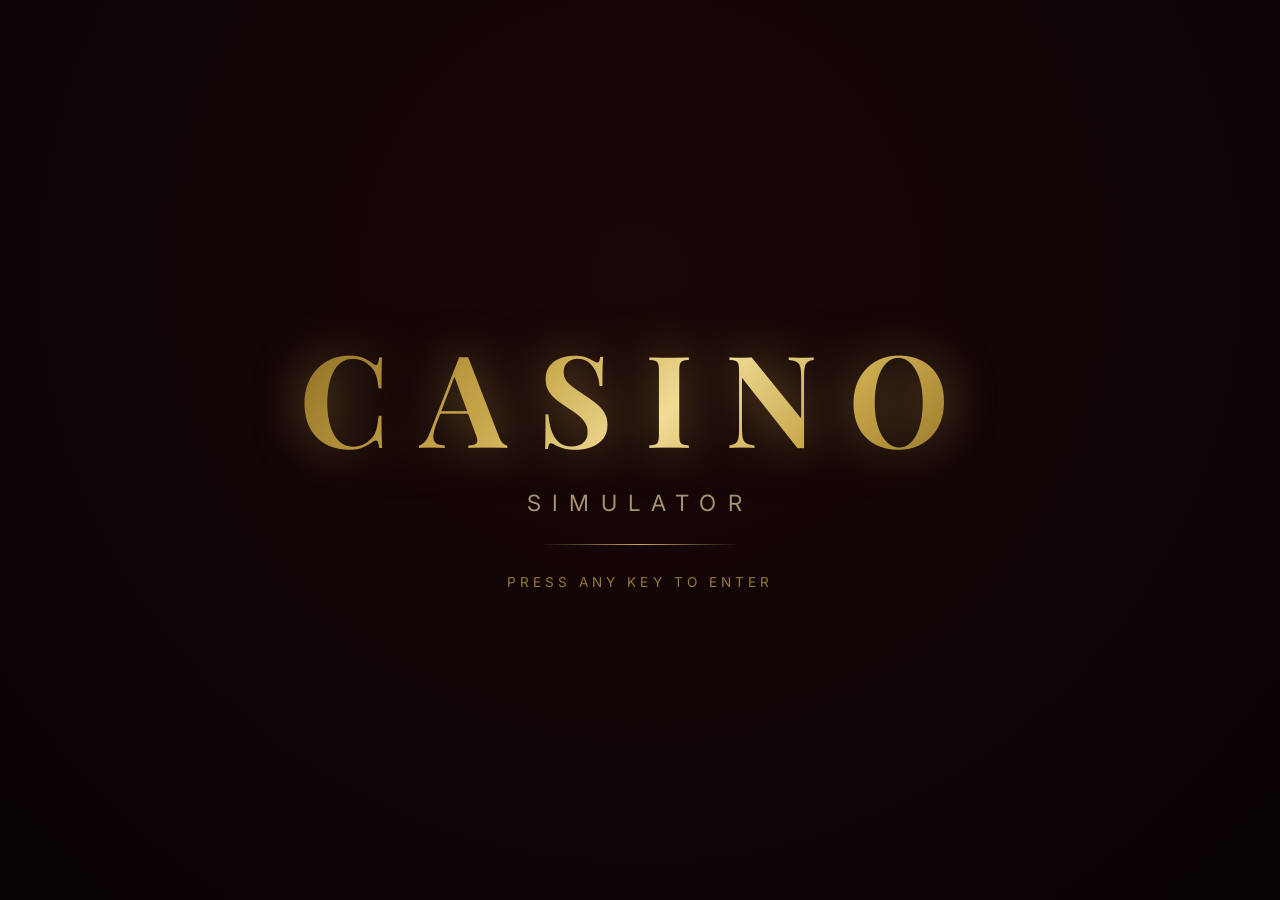
<file: index.html>
<!DOCTYPE html>
<html lang="en">
<head>
    <meta charset="UTF-8">
    <meta name="viewport" content="width=device-width, initial-scale=1.0">
    <title>Casino Simulator</title>
    <link rel="preconnect" href="https://fonts.googleapis.com">
    <link rel="preconnect" href="https://fonts.gstatic.com" crossorigin>
    <link href="https://fonts.googleapis.com/css2?family=Playfair+Display:ital,wght@0,700;1,400&family=Inter:wght@400;600&display=swap" rel="stylesheet">
    <link rel="stylesheet" href="Styling/index.css">
</head>
<body>

    <div id="titleScreen">
        <div class="title-inner">
            <div class="title-casino">Casino</div>
            <div class="title-sim">Simulator</div>
            <div class="title-divider"></div>
            <div class="title-prompt">Press any key to enter</div>
        </div>
    </div>

    <header class="floor-header">
        <div class="header-logo">Casino Simulator</div>
        <div class="header-right">
            <a class="header-stats" href="Stats.html" title="View stats &amp; achievements">
                <span class="header-stats-icon">📊</span>
                <span class="header-stats-net" id="headerNet">+0</span>
            </a>
            <div class="header-points">
                <div class="chip-icon"></div>
                Points:&nbsp;<span id="pointsValue">1000</span>
            </div>
        </div>
    </header>

    <section class="casino-floor">
        <div class="tables-scene">

            <div class="tables-row-top">

                <a class="game-table table-roulette" href="Roulette.html">
                    <div class="table-felt">
                        <div class="table-felt-label">Roulette</div>
                        <svg style="position:absolute;bottom:10px;right:20px;opacity:0.22;z-index:1;" width="48" height="48" viewBox="0 0 48 48" fill="none">
                            <circle cx="24" cy="24" r="22" stroke="white" stroke-width="2"/>
                            <circle cx="24" cy="24" r="10" stroke="white" stroke-width="1.5"/>
                            <circle cx="24" cy="24" r="3" fill="white" opacity="0.6"/>
                            <line x1="24" y1="2" x2="24" y2="14" stroke="white" stroke-width="1.5"/>
                            <line x1="24" y1="34" x2="24" y2="46" stroke="white" stroke-width="1.5"/>
                            <line x1="2" y1="24" x2="14" y2="24" stroke="white" stroke-width="1.5"/>
                            <line x1="34" y1="24" x2="46" y2="24" stroke="white" stroke-width="1.5"/>
                            <line x1="7" y1="7" x2="15.5" y2="15.5" stroke="white" stroke-width="1.2"/>
                            <line x1="32.5" y1="32.5" x2="41" y2="41" stroke="white" stroke-width="1.2"/>
                            <line x1="41" y1="7" x2="32.5" y2="15.5" stroke="white" stroke-width="1.2"/>
                            <line x1="15.5" y1="32.5" x2="7" y2="41" stroke="white" stroke-width="1.2"/>
                        </svg>
                        <div class="table-chips">
                            <div class="mini-chip" style="background:#c0392b;"></div>
                            <div class="mini-chip" style="background:#2c3e50;"></div>
                            <div class="mini-chip" style="background:#018a18;"></div>
                            <div class="mini-chip" style="background:#c0392b;"></div>
                        </div>
                    </div>
                    <div class="table-name">Roulette</div>
                    <div class="table-min-bet">Min bet: 1 pt</div>
                </a>

                <a class="game-table table-blackjack" href="Blackjack.html">
                    <div class="table-felt">
                        <div class="table-felt-label">Blackjack</div>
                        <svg style="position:absolute;bottom:8px;left:50%;transform:translateX(-60%) rotate(-8deg);opacity:0.22;z-index:1;" width="28" height="40" viewBox="0 0 28 40">
                            <rect width="28" height="40" rx="3" fill="white"/>
                            <text x="4" y="14" font-size="10" fill="#c0392b" font-family="serif" font-weight="bold">A</text>
                            <text x="8" y="27" font-size="14" fill="#c0392b" font-family="serif">♥</text>
                        </svg>
                        <svg style="position:absolute;bottom:8px;left:50%;transform:translateX(10%) rotate(6deg);opacity:0.22;z-index:1;" width="28" height="40" viewBox="0 0 28 40">
                            <rect width="28" height="40" rx="3" fill="white"/>
                            <text x="4" y="14" font-size="10" fill="#111" font-family="serif" font-weight="bold">K</text>
                            <text x="8" y="27" font-size="14" fill="#111" font-family="serif">♠</text>
                        </svg>
                        <div class="table-chips">
                            <div class="mini-chip" style="background:#0066ff;"></div>
                            <div class="mini-chip" style="background:#00cc00;"></div>
                            <div class="mini-chip" style="background:#c0392b;"></div>
                        </div>
                    </div>
                    <div class="table-name">Blackjack</div>
                    <div class="table-min-bet">Min bet: 1 pt</div>
                </a>

                <a class="game-table table-texas" href="TexasHoldem.html">
                    <div class="table-felt">
                        <div class="table-felt-label">Texas<br>Hold'em</div>
                        <svg style="position:absolute;bottom:8px;left:50%;transform:translateX(-50%);opacity:0.2;z-index:1;" width="120" height="32" viewBox="0 0 120 32">
                            <rect x="0"   y="0" width="20" height="30" rx="2" fill="white"/>
                            <rect x="25"  y="0" width="20" height="30" rx="2" fill="white"/>
                            <rect x="50"  y="0" width="20" height="30" rx="2" fill="white"/>
                            <rect x="75"  y="0" width="20" height="30" rx="2" fill="white" opacity="0.5"/>
                            <rect x="100" y="0" width="20" height="30" rx="2" fill="white" opacity="0.3"/>
                        </svg>
                        <div class="table-chips">
                            <div class="mini-chip" style="background:#9900ff;"></div>
                            <div class="mini-chip" style="background:#ff8800;"></div>
                            <div class="mini-chip" style="background:#1a1a1a;"></div>
                            <div class="mini-chip" style="background:#00cc00;"></div>
                            <div class="mini-chip" style="background:#c0392b;"></div>
                        </div>
                    </div>
                    <div class="table-name">Texas Hold'em</div>
                    <div class="table-min-bet">Min bet: 1 pt</div>
                </a>

            </div>


            <div class="tables-row-bottom">

                <a class="game-table table-baccarat" href="Baccarat.html">
                    <div class="table-felt">
                        <div class="table-felt-label">Baccarat</div>
                        <div class="table-chips">
                            <div class="mini-chip" style="background:#ffff00;"></div>
                            <div class="mini-chip" style="background:#ff0099;"></div>
                            <div class="mini-chip" style="background:#664400;"></div>
                        </div>
                    </div>
                    <div class="table-name">Baccarat</div>
                    <div class="table-min-bet">Min bet: 1 pt</div>
                </a>

                <a class="game-table table-slots" href="Slots.html">
                    <div class="table-felt">
                        <div class="table-felt-label">Slots</div>
                        <svg style="position:absolute;top:50%;left:50%;transform:translate(-50%,-60%);opacity:0.3;z-index:1;" width="100" height="52" viewBox="0 0 100 52">
                            <rect x="5"  y="4" width="25" height="44" rx="3" fill="none" stroke="#ffcc00" stroke-width="2"/>
                            <rect x="37" y="4" width="25" height="44" rx="3" fill="none" stroke="#ffcc00" stroke-width="2"/>
                            <rect x="69" y="4" width="25" height="44" rx="3" fill="none" stroke="#ffcc00" stroke-width="2"/>
                            <text x="10"  y="31" font-size="18" fill="#ffcc00">7</text>
                            <text x="42"  y="31" font-size="18" fill="#ffcc00">7</text>
                            <text x="74"  y="31" font-size="18" fill="#ffcc00">7</text>
                            <line x1="5" y1="26" x2="95" y2="26" stroke="#ff3333" stroke-width="1.5" opacity="0.8"/>
                        </svg>
                        <div class="table-chips" style="bottom:10px;">
                            <div class="mini-chip" style="background:#ffff00;"></div>
                            <div class="mini-chip" style="background:#ffff00;"></div>
                            <div class="mini-chip" style="background:#ffff00;"></div>
                        </div>
                    </div>
                    <div class="table-name">Slots</div>
                    <div class="table-min-bet">Min bet: 1 pt</div>
                </a>
            </div>
        </div>
    </section>

    <div class="debug-popup hidden" id="debugPopup">
        <div class="debug-popup-card" role="dialog" aria-modal="true" aria-labelledby="debugPopupTitle">
            <form id="debugForm">
                <label class="debug-popup-label" for="debugPassword">Enter access code</label>
                <input class="debug-popup-input" id="debugPassword" type="text" autocomplete="off" spellcheck="false">
                <div class="debug-popup-error" id="debugError" role="alert" aria-live="polite"></div>
                <button class="debug-popup-button" type="submit">OK</button>
            </form>
            <div class="debug-menu hidden" id="debugMenu">
                <div class="debug-menu-status">Debug menu unlocked</div>
            </div>
        </div>
    </div>

    <script src="js/PointsManager.js"></script>
    <script src="js/StatsManager.js"></script>
    <script src="js/AchievementsManager.js"></script>
    <script>
        if (typeof initializeSharedPoints === 'function') initializeSharedPoints();

        (function () {
            if (typeof StatsManager === 'undefined') return;
            var totals = StatsManager.getTotals();
            var el = document.getElementById('headerNet');
            if (el) {
                var net = totals.net;
                el.textContent = (net >= 0 ? '+' : '') + net;
                el.classList.add(net >= 0 ? 'net-pos' : 'net-neg');
            }
        })();

        (function () {
            var debugPopup = document.getElementById('debugPopup');
            var debugForm = document.getElementById('debugForm');
            var debugPassword = document.getElementById('debugPassword');
            var debugError = document.getElementById('debugError');
            var debugMenu = document.getElementById('debugMenu');
            var logo = document.querySelector('.header-logo');

            if (!debugPopup || !debugForm || !debugPassword || !debugError || !debugMenu || !logo) return;

            function openDebugPrompt() {
                debugPopup.classList.remove('hidden');
                debugMenu.classList.add('hidden');
                debugError.textContent = '';
                debugPassword.value = '';
                debugPassword.focus();
            }

            document.addEventListener('keydown', function (event) {
                if (event.key !== '`') return;
                var selectedText = window.getSelection().toString().trim();
                if (selectedText === logo.textContent.trim()) openDebugPrompt();
            });

            debugForm.addEventListener('submit', function (event) {
                event.preventDefault();
                if (debugPassword.value === 'opensesame') {
                    debugError.textContent = '';
                    debugMenu.classList.remove('hidden');
                    return;
                }
                debugMenu.classList.add('hidden');
                debugError.textContent = 'Access code not recognized';
                debugPassword.select();
            });

            debugPopup.addEventListener('click', function (event) {
                if (event.target === debugPopup) debugPopup.classList.add('hidden');
            });
        })();

        (function() {
            var ts = document.getElementById('titleScreen');
            if (!ts) return;

            var referrer = document.referrer;
            var sameOrigin = false;
            try { sameOrigin = referrer && new URL(referrer).origin === location.origin; } catch(e){}

            if (sameOrigin) { ts.style.display = 'none'; return; }

            function dismiss() {
                ts.classList.add('hidden');
                setTimeout(() => ts.style.display = 'none', 850);
            }

            document.addEventListener('keydown', dismiss, { once: true });
            ts.addEventListener('click', dismiss, { once: true });
        })();
    </script>
</body>
</html>
</file>
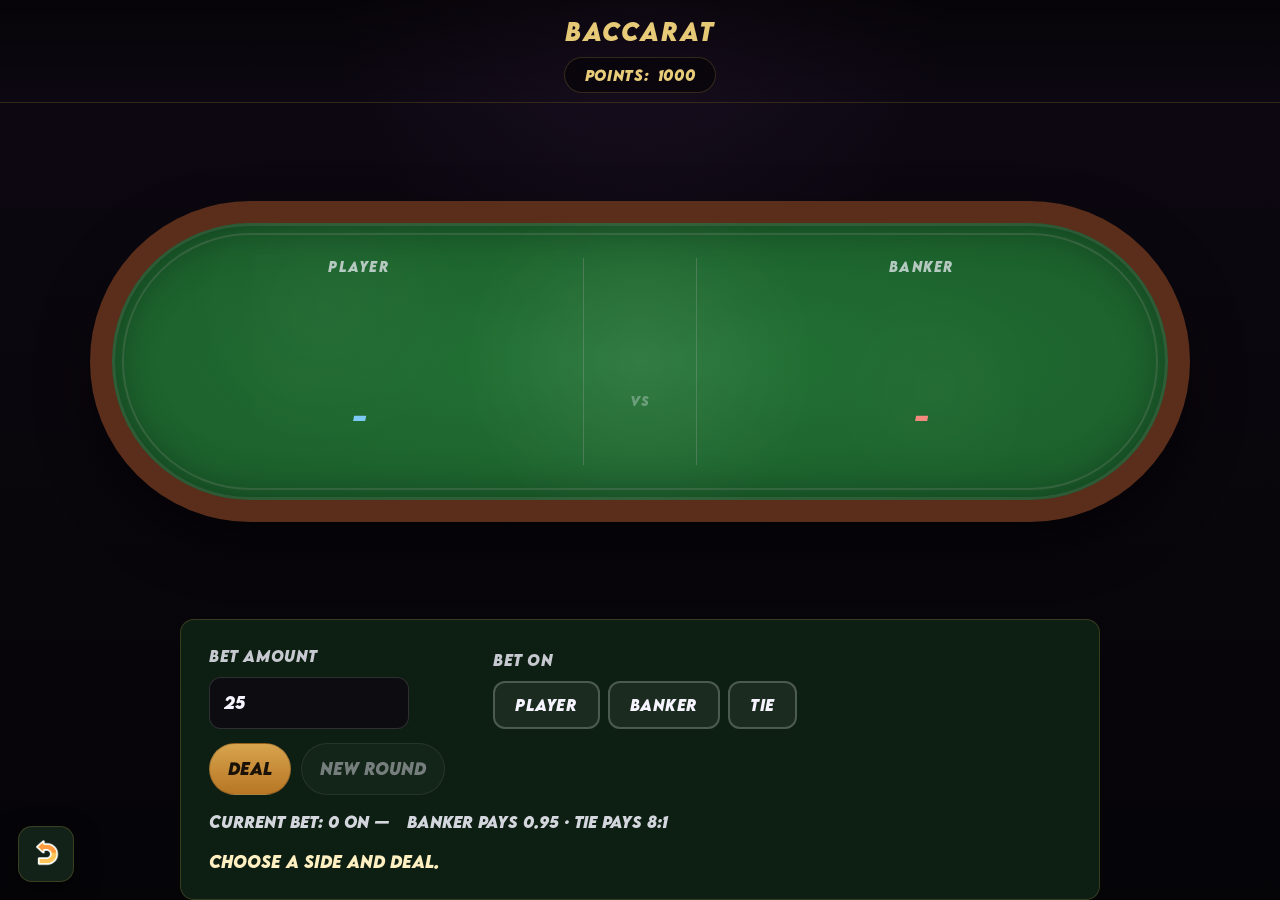
<file: Baccarat.html>
<!DOCTYPE html>
<html lang="en">
<head>
    <meta charset="UTF-8">
    <meta name="viewport" content="width=device-width, initial-scale=1.0">
    <title>Baccarat - Casino Simulator</title>
    <link rel="icon" href="roulettefavicon.ico" type="image/x-icon"/>
    <link rel="preconnect" href="https://fonts.googleapis.com">
    <link rel="preconnect" href="https://fonts.gstatic.com" crossorigin>
    <link href="https://fonts.googleapis.com/css2?family=Inter:ital,opsz,wght@0,14..32,100..900;1,14..32,100..900&display=swap" rel="stylesheet">
    <link rel="stylesheet" href="Styling/style.css">
    <link rel="stylesheet" href="Styling/Baccarat.css">
</head>
<body class="baccarat-page">
    <a class="return-home-badge" href="index.html" aria-label="Return to home">
        <img src="images/blue-curved-return-arrow.png" alt="Return to home">
    </a>
    <header class="casino-header">
        <h1>Baccarat</h1>
        <div class="points-bar">Points: <span id="pointsValue">0</span></div>
    </header>
    <main class="casino-main baccarat-layout">
        <section class="baccarat-table-wrap" aria-label="Baccarat table">
            <div class="baccarat-table">
                <div class="baccarat-zone">
                    <div class="zone-title">Player</div>
                    <div id="playerCards" class="bac-cards-row"></div>
                    <div id="playerScore" class="zone-score player-score">-</div>
                    <div id="playerNatural" class="bac-natural-badge"></div>
                </div>

                <div class="baccarat-zone-divider"></div>

                <div class="baccarat-zone" style="flex: 0 0 auto; min-width: 80px; justify-content: center;">
                    <div class="zone-title" style="opacity:0;">vs</div>
                    <div class="tie-center" style="font-size:0.78rem; font-weight:700; letter-spacing:0.10em; text-transform:uppercase; color:rgba(245,244,255,0.32); text-align:center; padding-top: 48px;">VS</div>
                </div>

                <div class="baccarat-zone-divider"></div>

                <div class="baccarat-zone">
                    <div class="zone-title">Banker</div>
                    <div id="bankerCards" class="bac-cards-row"></div>
                    <div id="bankerScore" class="zone-score banker-score">-</div>
                    <div id="bankerNatural" class="bac-natural-badge"></div>
                </div>
            </div>
        </section>

        <section class="baccarat-controls game-card">
            <div class="baccarat-bet-row">
                <div class="control-stack">
                    <label for="betAmount">Bet amount</label>
                    <input id="betAmount" type="number" min="1" step="1" value="25">
                </div>
                <div class="bet-target-group">
                    <label>Bet on</label>
                    <div class="bet-target-buttons">
                        <button id="betTargetPlayer" class="bet-target-btn">Player</button>
                        <button id="betTargetBanker" class="bet-target-btn">Banker</button>
                        <button id="betTargetTie"    class="bet-target-btn">Tie</button>
                    </div>
                </div>
            </div>

            <div class="button-row">
                <button id="dealBtn"     class="action-button primary">Deal</button>
                <button id="newRoundBtn" class="action-button" disabled>New Round</button>
            </div>

            <div class="status-row">
                <div>Current bet: <span id="currentBetValue">0</span> on <span id="betTargetValue">—</span></div>
                <div>Banker pays 0.95 · Tie pays 8:1</div>
            </div>
            <p id="statusMessage" class="status-message">Choose a side and deal.</p>
        </section>
    </main>

    <script src="js/PointsManager.js"></script>
    <script src="js/StatsManager.js"></script>
    <script src="js/AchievementsManager.js"></script>
    <script>initializeSharedPoints();</script>
    <script src="js/BaccaratEngine.js"></script>
</body>
</html>
</file>
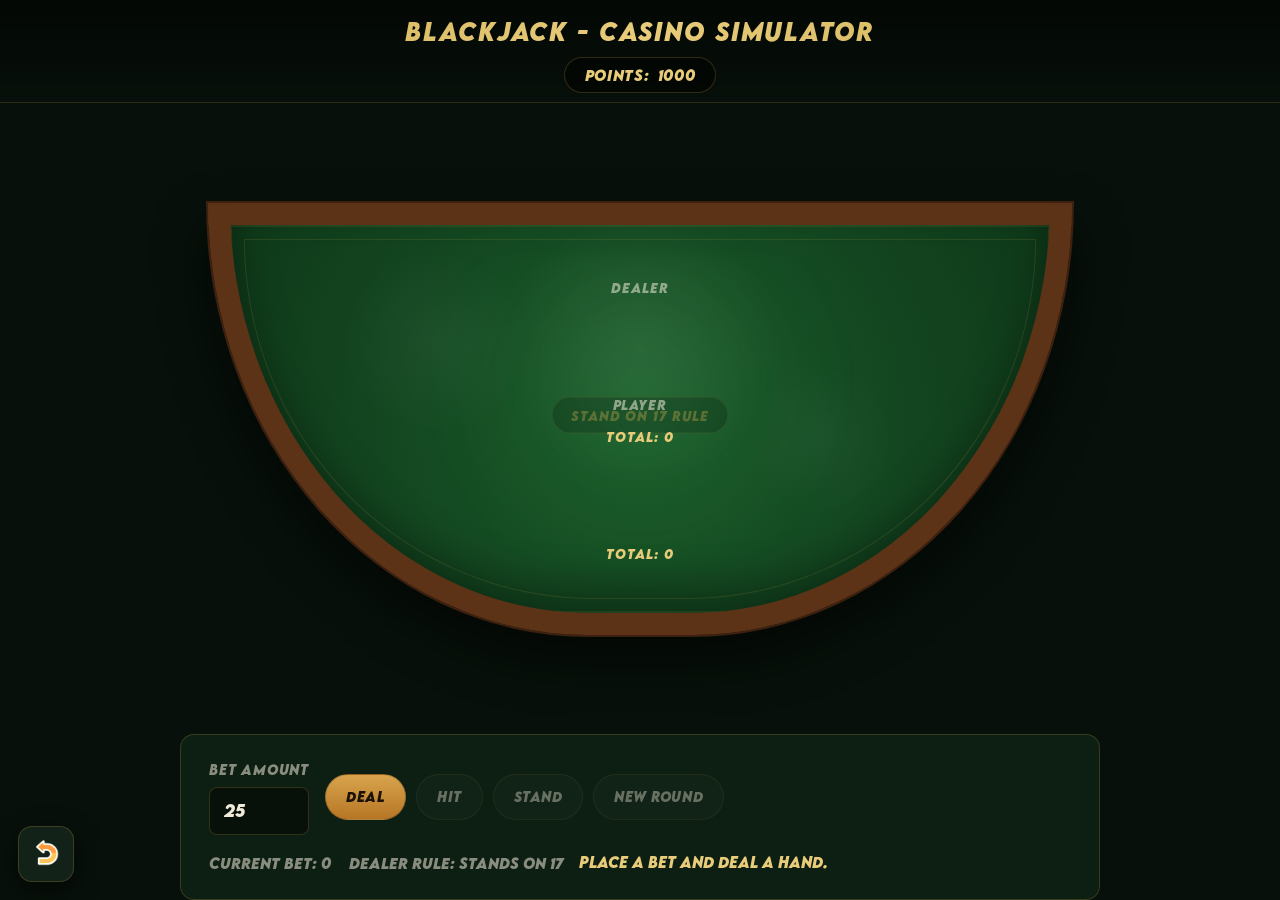
<file: Blackjack.html>
<!DOCTYPE html>
<html lang="en">
<head>
    <meta charset="UTF-8">
    <meta name="viewport" content="width=device-width, initial-scale=1.0">
    <title>Blackjack - Casino Simulator</title>
    <link rel="icon" href="roulettefavicon.ico" type="image/x-icon"/>
    <link rel="preconnect" href="https://fonts.googleapis.com">
    <link rel="preconnect" href="https://fonts.gstatic.com" crossorigin>
    <link href="https://fonts.googleapis.com/css2?family=Inter:ital,opsz,wght@0,14..32,100..900;1,14..32,100..900&display=swap" rel="stylesheet">
    <link rel="stylesheet" href="Styling/style.css">
    <link rel="stylesheet" href="Styling/Blackjack.css">
</head>
<body class="blackjack-page">
    <a class="return-home-badge" href="index.html" aria-label="Return to home">
        <img src="images/blue-curved-return-arrow.png" alt="Return to home">
    </a>
    <header class="casino-header">
        <h1>Blackjack - Casino Simulator</h1>
        <div class="points-bar">Points: <span id="pointsValue">0</span></div>
    </header>
    <main class="casino-main blackjack-layout">
    
        <section class="blackjack-table-wrap" aria-label="Blackjack table">
            <div class="blackjack-table">
                <div class="table-glow"></div>
                <div class="dealer-zone hand-zone">
                    <div class="hand-label">Dealer</div>
                    <div id="dealerCards" class="cards-row"></div>
                    <div class="hand-total">Total: <span id="dealerTotal">0</span></div>
                </div>
                <div class="player-zone hand-zone">
                    <div class="hand-label">Player</div>
                    <div id="playerCards" class="cards-row"></div>
                    <div class="hand-total">Total: <span id="playerTotal">0</span></div>
                </div>
                <div class="table-center-note">Stand on 17 rule</div>
            </div>
        </section>

        <section class="blackjack-controls game-card">
            <div class="controls-main-row">
                <div class="control-stack">
                    <label for="betAmount">Bet amount</label>
                    <input id="betAmount" type="number" min="1" step="1" value="25">
                </div>
                <div class="button-row">
                    <button id="dealBtn" class="action-button primary">Deal</button>
                    <button id="hitBtn" class="action-button" disabled>Hit</button>
                    <button id="standBtn" class="action-button" disabled>Stand</button>
                    <button id="newRoundBtn" class="action-button" disabled>New Round</button>
                </div>
                <div class="status-row">
                    <div>Current bet: <span id="currentBetValue">0</span></div>
                    <div>Dealer rule: stands on 17</div>
                </div>
                <p id="statusMessage" class="status-message">Place a bet and deal a hand.</p>
            </div>
        </section>

    </main>
    <script src="js/PointsManager.js"></script>
    <script src="js/StatsManager.js"></script>
    <script src="js/AchievementsManager.js"></script>
    <script>initializeSharedPoints();</script>
    <script src="js/BlackjackEngine.js"></script>
</body>
</html>
</file>
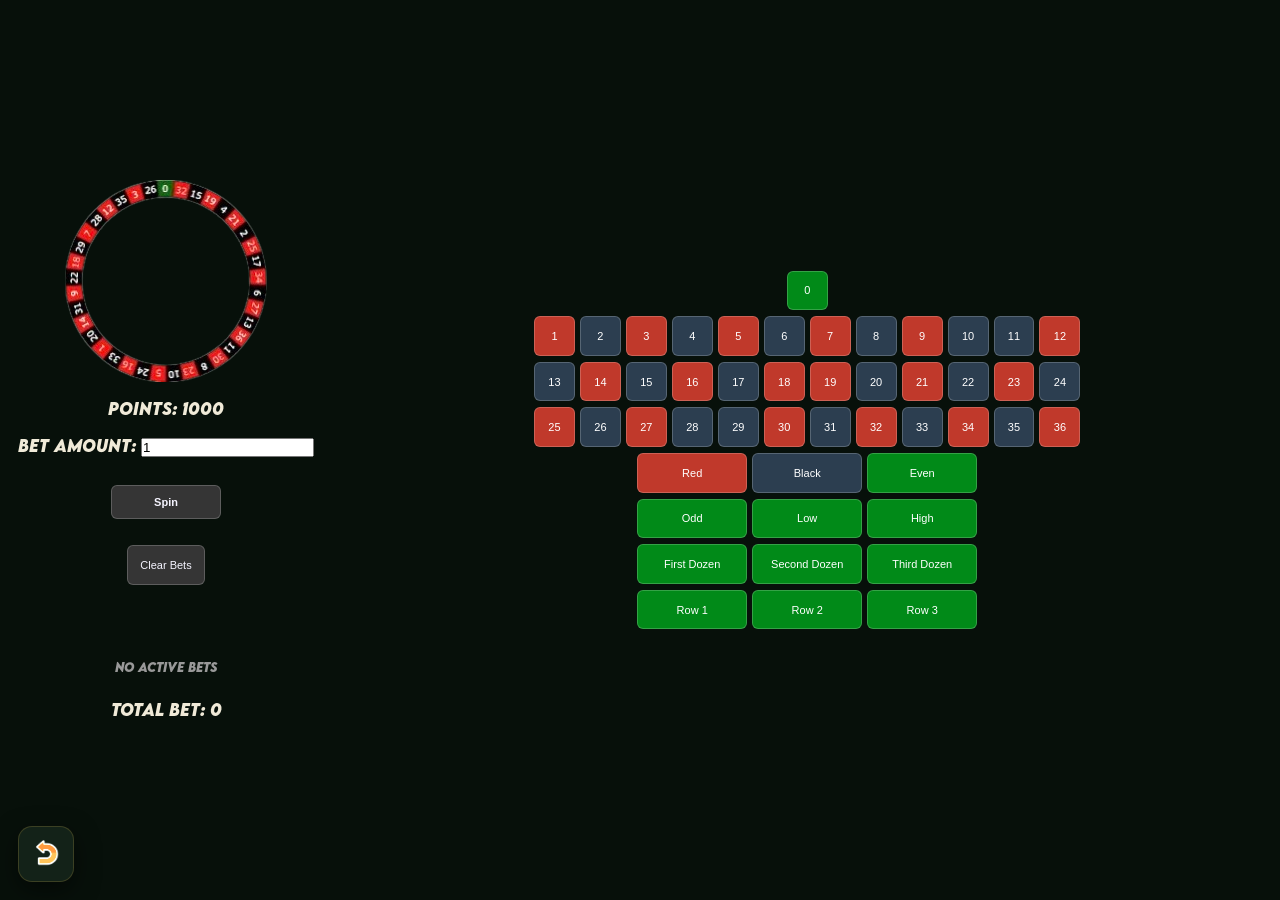
<file: Roulette.html>
<!DOCTYPE html>
<html lang="en">
<head>
    <meta charset="UTF-8">
    <meta name="viewport" content="width=device-width, initial-scale=1.0">
    <title>Roulette - Casino Simulator</title>
    <link rel="icon" href="roulettefavicon.ico" type="image/x-icon"/>
    <link rel="preconnect" href="https://fonts.googleapis.com">
    <link rel="preconnect" href="https://fonts.gstatic.com" crossorigin>
    <link href="https://fonts.googleapis.com/css2?family=Inter:ital,opsz,wght@0,14..32,100..900;1,14..32,100..900&display=swap" rel="stylesheet">
    <link rel="stylesheet" href="Styling/style.css">
    <link rel="stylesheet" href="Styling/Roulette.css">
</head>
<body>
    <a class="return-home-badge" href="index.html" aria-label="Return to home">
        <img src="images/blue-curved-return-arrow.png" alt="Return to home">
    </a>
    <div id="rouletteContainer">
        <div id="spinnerSection">
            <div class="spinner" id="spinner">
                <img src="images/363802D7-E46A-4E5E-9B11-C96A1D1F40E1_4_5005_c-removebg-preview.png" alt="roulette wheel">
            </div>
            <p id="pointsDisplay">Points: <span id="pointsValue">100</span></p>
            <div style="margin-bottom: 12px;">
                <label>Bet Amount: <input id="betAmount" type="number" min="1" value="1"></label>
            </div>
            <button id="spinBtn" class="roulette-box spin-button">Spin</button>
            <button id="clearBetsBtn" class="roulette-box" style="margin-top: 10px; width: auto; padding: 8px 12px;">Clear Bets</button>
            <p id="betMessage" style="margin-top: 12px; min-height: 30px;"></p>
            <div id="activeBets"></div>
            <div style="margin-top: 8px;">Total Bet: <span id="totalBet">0</span></div>
        </div>

        <div id="boardSection">
            <div id="zeroRow">
                <div class="0">0</div>
            </div>

            <div class="numberRow">
                <div class="1">1</div>
                <div class="2">2</div>
                <div class="3">3</div>
                <div class="4">4</div>
                <div class="5">5</div>
                <div class="6">6</div>
                <div class="7">7</div>
                <div class="8">8</div>
                <div class="9">9</div>
                <div class="10">10</div>
                <div class="11">11</div>
                <div class="12">12</div>
            </div>
            
            <div class="numberRow">
                <div class="13">13</div>
                <div class="14">14</div>
                <div class="15">15</div>
                <div class="16">16</div>
                <div class="17">17</div>
                <div class="18">18</div>
                <div class="19">19</div>
                <div class="20">20</div>
                <div class="21">21</div>
                <div class="22">22</div>
                <div class="23">23</div>
                <div class="24">24</div>
            </div>

            <!-- Row 3: Numbers 25-36 -->
            <div class="numberRow">
                <div class="25">25</div>
                <div class="26">26</div>
                <div class="27">27</div>
                <div class="28">28</div>
                <div class="29">29</div>
                <div class="30">30</div>
                <div class="31">31</div>
                <div class="32">32</div>
                <div class="33">33</div>
                <div class="34">34</div>
                <div class="35">35</div>
                <div class="36">36</div>
            </div>

            <!-- Special Boxes Row 1 -->
            <div class="specialRow">
                <div class="Red">Red</div>
                <div class="Black">Black</div>
                <div class="Even">Even</div>
            </div>

            <!-- Special Boxes Row 2 -->
            <div class="specialRow">
                <div class="Odd">Odd</div>
                <div class="Low">Low</div>
                <div class="High">High</div>
            </div>

            <!-- Special Boxes Row 3 -->
            <div class="specialRow">
                <div class="first">First Dozen</div>
                <div class="second">Second Dozen</div>
                <div class="third">Third Dozen</div>
            </div>

            <!-- Column Bets -->
            <div class="specialRow">
                <div class="columnone">Row 1</div>
                <div class="columntwo">Row 2</div>
                <div class="columnthree">Row 3</div>
            </div>
        </div>
    </div>
    
    <script src="js/PointsManager.js"></script>
    <script src="js/StatsManager.js"></script>
    <script src="js/AchievementsManager.js"></script>
    <script>initializeSharedPoints();</script>
    <script src="js/RouletteEngine.js"></script> 
</body>
</html>
</file>
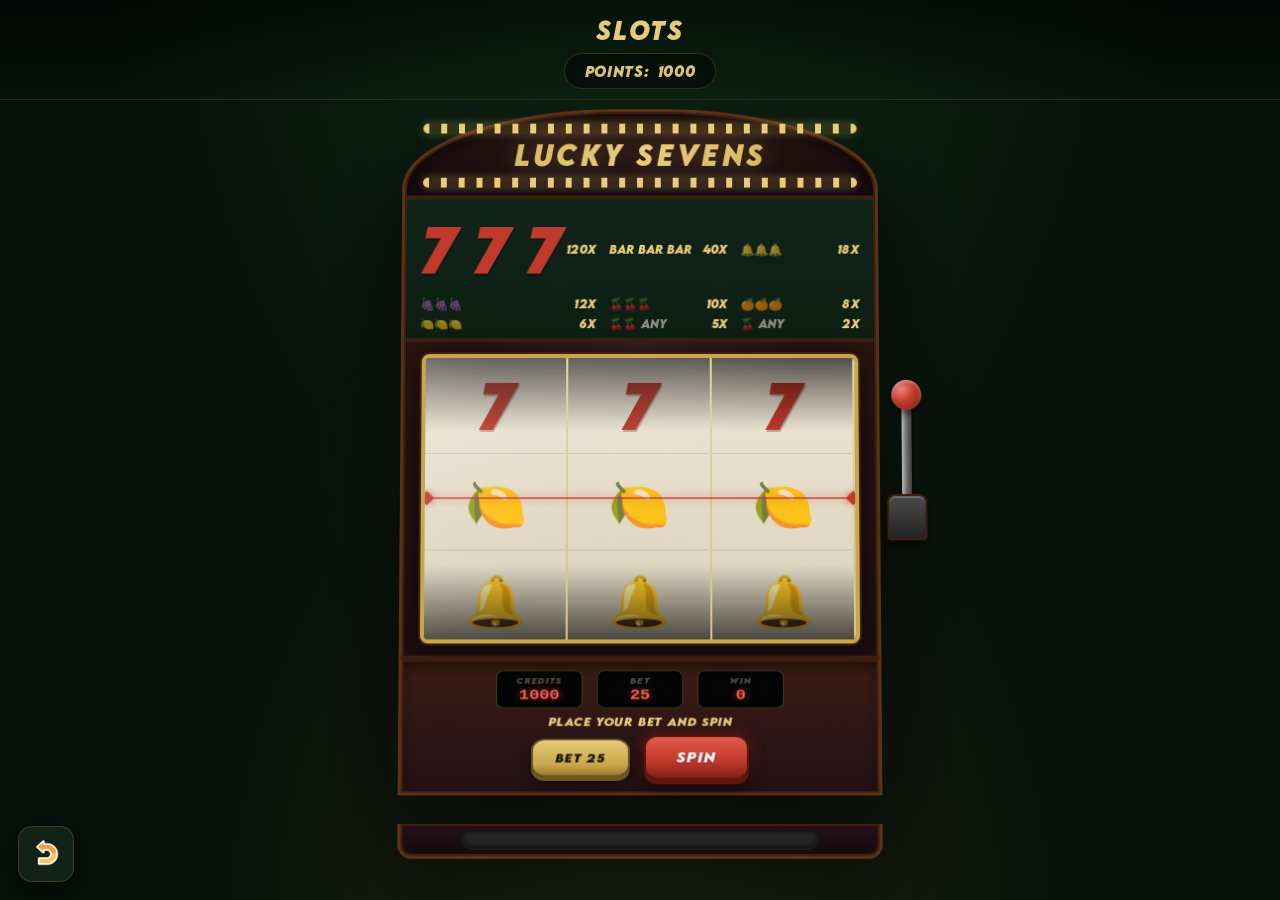
<file: Slots.html>
<!DOCTYPE html>
<html lang="en">
<head>
    <meta charset="UTF-8">
    <meta name="viewport" content="width=device-width, initial-scale=1.0">
    <title>Slots - Casino Simulator</title>
    <link rel="icon" href="roulettefavicon.ico" type="image/x-icon"/>
    <link rel="preconnect" href="https://fonts.googleapis.com">
    <link rel="preconnect" href="https://fonts.gstatic.com" crossorigin>
    <link href="https://fonts.googleapis.com/css2?family=Inter:ital,opsz,wght@0,14..32,100..900;1,14..32,100..900&display=swap" rel="stylesheet">
    <link rel="stylesheet" href="Styling/style.css">
    <link rel="stylesheet" href="Styling/Slots.css">
</head>
<body class="slots-page">
    <a class="return-home-badge" href="index.html" aria-label="Return to home">
        <img src="images/blue-curved-return-arrow.png" alt="Return to home">
    </a>

    <header class="casino-header">
        <h1>Slots</h1>
        <div class="points-bar">Points: <span id="pointsValue">0</span></div>
    </header>

    <main class="slots-layout">
        <div class="slot-machine">

            <!-- Marquee topper -->
            <div class="machine-topper">
                <div class="marquee-lights"></div>
                <div class="topper-sign">Lucky Sevens</div>
                <div class="marquee-lights bottom"></div>
            </div>

            <!-- Paytable strip -->
            <div class="machine-paytable">
                <div class="pay-row"><span class="pay-combo sym-seven">7&nbsp;7&nbsp;7</span><span class="pay-amount">120x</span></div>
                <div class="pay-row"><span class="pay-combo sym-bar">BAR BAR BAR</span><span class="pay-amount">40x</span></div>
                <div class="pay-row"><span class="pay-combo">🔔🔔🔔</span><span class="pay-amount">18x</span></div>
                <div class="pay-row"><span class="pay-combo">🍇🍇🍇</span><span class="pay-amount">12x</span></div>
                <div class="pay-row"><span class="pay-combo">🍒🍒🍒</span><span class="pay-amount">10x</span></div>
                <div class="pay-row"><span class="pay-combo">🍊🍊🍊</span><span class="pay-amount">8x</span></div>
                <div class="pay-row"><span class="pay-combo">🍋🍋🍋</span><span class="pay-amount">6x</span></div>
                <div class="pay-row"><span class="pay-combo">🍒🍒 any</span><span class="pay-amount">5x</span></div>
                <div class="pay-row"><span class="pay-combo">🍒 any</span><span class="pay-amount">2x</span></div>
            </div>

            <!-- Reel window + lever -->
            <div class="machine-body">
                <div class="reel-window" id="reelWindow">
                    <div class="reel"><div class="reel-strip" id="reelStrip0"></div></div>
                    <div class="reel"><div class="reel-strip" id="reelStrip1"></div></div>
                    <div class="reel"><div class="reel-strip" id="reelStrip2"></div></div>
                    <div class="payline"><span class="payline-marker left"></span><span class="payline-marker right"></span></div>
                    <div class="window-glare"></div>
                </div>

                <div class="lever" id="lever" role="button" tabindex="0" aria-label="Pull lever to spin">
                    <div class="lever-slot"></div>
                    <div class="lever-arm">
                        <div class="lever-stick"></div>
                        <div class="lever-knob"></div>
                    </div>
                    <div class="lever-base"></div>
                </div>
            </div>

            <!-- Control panel beneath the game board -->
            <div class="control-panel">
                <div class="panel-readouts">
                    <div class="readout">
                        <span class="readout-label">Credits</span>
                        <span class="readout-value" id="creditsValue">0</span>
                    </div>
                    <div class="readout">
                        <span class="readout-label">Bet</span>
                        <span class="readout-value" id="betReadout">25</span>
                    </div>
                    <div class="readout">
                        <span class="readout-label">Win</span>
                        <span class="readout-value" id="lastWinValue">0</span>
                    </div>
                </div>
                <div class="panel-message" id="slotMessage">Place your bet and spin</div>
                <div class="panel-buttons">
                    <button id="betBtn" class="panel-button bet-button">Bet <span id="betValue">25</span></button>
                    <button id="spinBtn" class="panel-button spin-button">Spin</button>
                </div>
            </div>

            <!-- Coin tray -->
            <div class="coin-tray"><div class="coin-tray-well"></div></div>
        </div>

        <!-- Bet selector popup -->
        <div class="bet-popup hidden" id="betPopup">
            <div class="bet-popup-card" role="dialog" aria-modal="true" aria-label="Select bet amount">
                <div class="bet-popup-title">Select Bet</div>
                <div class="bet-popup-controls">
                    <button id="betDownBtn" class="bet-arrow" aria-label="Lower bet">&#9660;</button>
                    <span class="bet-popup-value" id="betPopupValue">25</span>
                    <button id="betUpBtn" class="bet-arrow" aria-label="Raise bet">&#9650;</button>
                </div>
                <button id="betConfirmBtn" class="panel-button bet-button">Set Bet</button>
            </div>
        </div>
    </main>

    <script src="js/PointsManager.js"></script>
    <script src="js/StatsManager.js"></script>
    <script src="js/AchievementsManager.js"></script>
    <script>initializeSharedPoints();</script>
    <script src="js/SlotsEngine.js"></script>
</body>
</html>
</file>
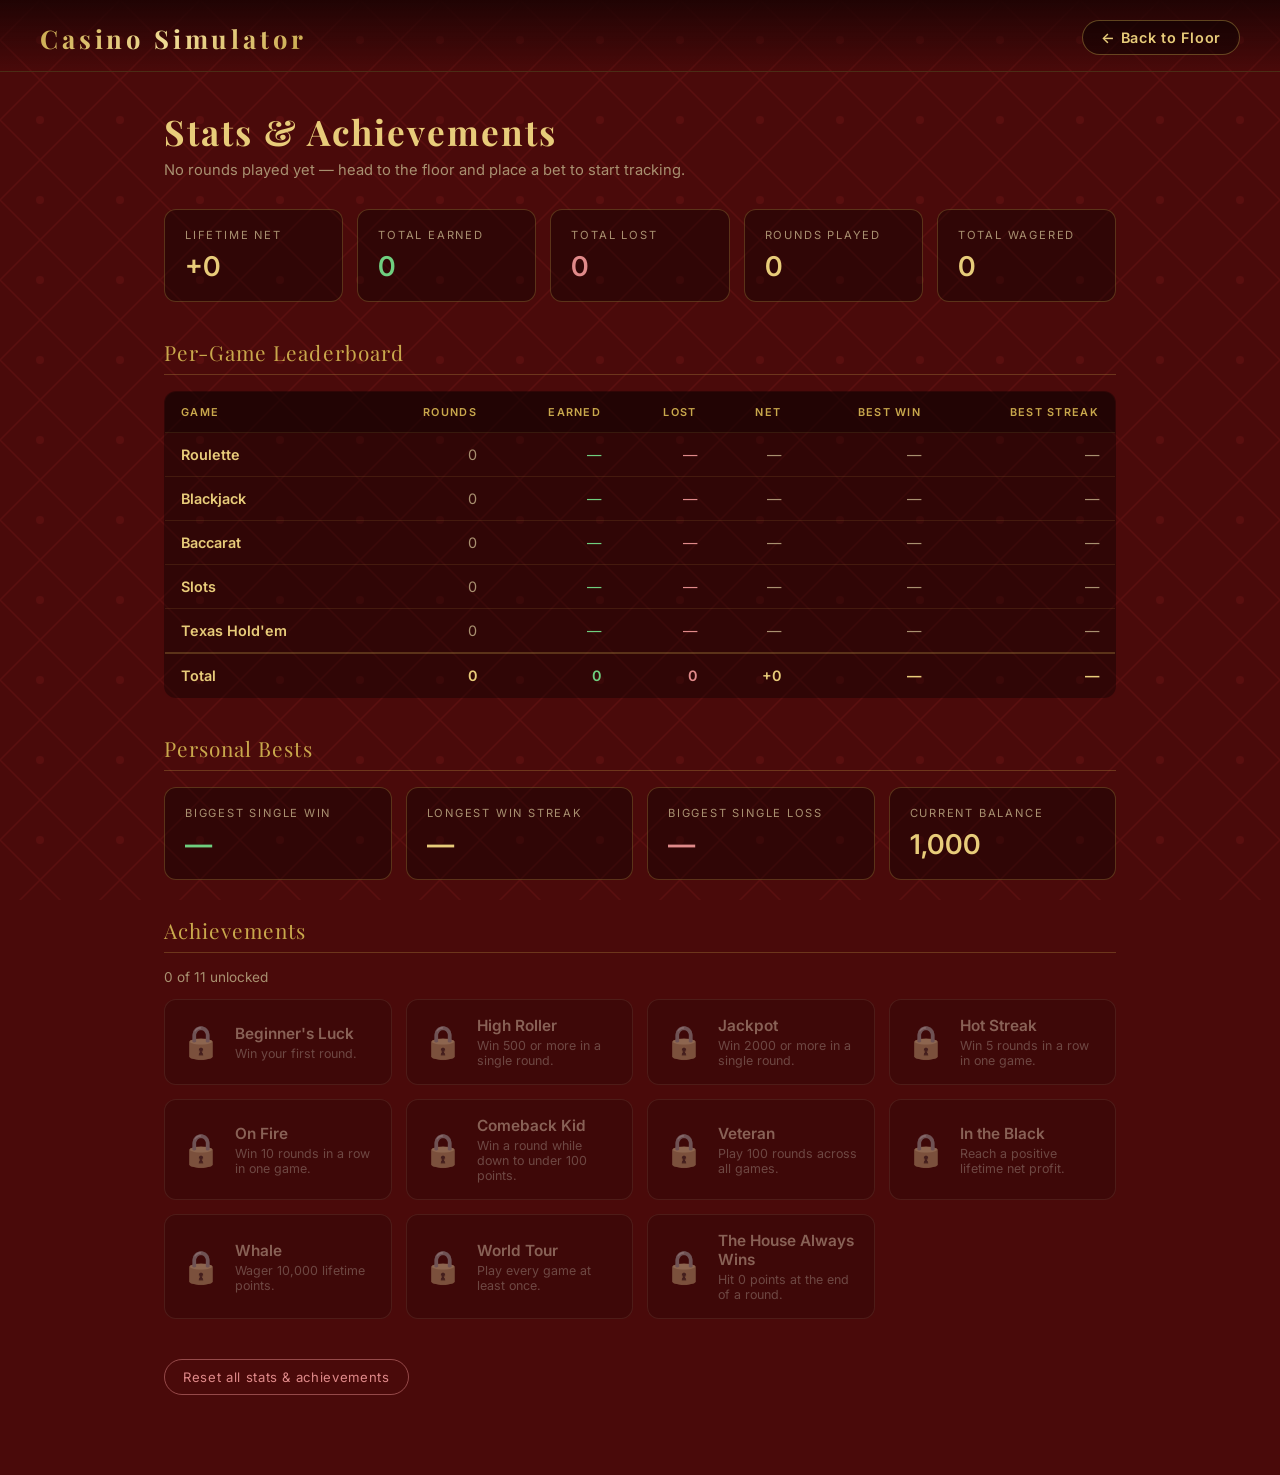
<file: Stats.html>
<!DOCTYPE html>
<html lang="en">
<head>
    <meta charset="UTF-8">
    <meta name="viewport" content="width=device-width, initial-scale=1.0">
    <title>Stats &amp; Achievements — Casino Simulator</title>
    <link rel="preconnect" href="https://fonts.googleapis.com">
    <link rel="preconnect" href="https://fonts.gstatic.com" crossorigin>
    <link href="https://fonts.googleapis.com/css2?family=Playfair+Display:ital,wght@0,700;1,400&family=Inter:wght@400;600&display=swap" rel="stylesheet">
    <style>
        *, *::before, *::after { box-sizing: border-box; margin: 0; padding: 0; }

        :root {
            --carpet-deep: #4a0a0a;
            --gold:        #c9a84c;
            --gold-light:  #e8cc7a;
            --text-cream:  #f5ead8;
            --text-dim:    #a89070;
            --pos:         #6fcf7f;
            --neg:         #e08a8a;
            --panel:       rgba(0,0,0,0.34);
            --panel-border:rgba(201,168,76,0.28);
        }

        body {
            font-family: 'Inter', sans-serif;
            background: var(--carpet-deep);
            color: var(--text-cream);
            min-height: 100vh;
        }
        body::before {
            content: '';
            position: fixed; inset: 0; z-index: 0;
            background-image: url("data:image/svg+xml,%3Csvg xmlns='http://www.w3.org/2000/svg' width='80' height='80'%3E%3Crect width='80' height='80' fill='%234a0a0a'/%3E%3Cpath d='M40 0 L80 40 L40 80 L0 40 Z' fill='none' stroke='%235c0f0f' stroke-width='1.5'/%3E%3Ccircle cx='40' cy='40' r='4' fill='%235c0f0f'/%3E%3C/svg%3E");
            opacity: 0.9; pointer-events: none;
        }

        .floor-header {
            position: relative; z-index: 10;
            display: flex; align-items: center; justify-content: space-between;
            padding: 20px 40px 16px;
            border-bottom: 1px solid rgba(201,168,76,0.25);
            background: linear-gradient(180deg, rgba(30,4,4,0.95) 0%, transparent 100%);
        }
        .header-logo {
            font-family: 'Playfair Display', Georgia, serif;
            font-size: 1.6rem; font-weight: 700; letter-spacing: 0.15em;
            background: linear-gradient(135deg, #c9a84c, #f0dc96, #c9a84c);
            -webkit-background-clip: text; -webkit-text-fill-color: transparent; background-clip: text;
        }
        .back-link {
            display: inline-flex; align-items: center; gap: 8px;
            padding: 8px 18px; border: 1px solid rgba(201,168,76,0.4); border-radius: 40px;
            background: rgba(0,0,0,0.4); color: var(--gold-light);
            text-decoration: none; font-weight: 600; font-size: 0.9rem; letter-spacing: 0.05em;
            transition: border-color 0.2s ease, box-shadow 0.2s ease;
        }
        .back-link:hover { border-color: var(--gold); box-shadow: 0 0 14px rgba(201,168,76,0.3); }

        .wrap {
            position: relative; z-index: 5;
            max-width: 1000px; margin: 0 auto; padding: 36px 24px 80px;
        }

        .page-title {
            font-family: 'Playfair Display', Georgia, serif;
            font-size: 2.2rem; font-weight: 700; letter-spacing: 0.06em;
            color: var(--gold-light); margin-bottom: 6px;
        }
        .page-sub { color: var(--text-dim); font-size: 0.92rem; margin-bottom: 30px; }

        .section-title {
            font-family: 'Playfair Display', Georgia, serif;
            font-size: 1.3rem; color: var(--gold); letter-spacing: 0.05em;
            margin: 36px 0 16px; padding-bottom: 8px;
            border-bottom: 1px solid var(--panel-border);
        }

        /* Totals banner */
        .totals {
            display: grid; grid-template-columns: repeat(auto-fit, minmax(150px, 1fr));
            gap: 14px; margin-bottom: 8px;
        }
        .stat-card {
            background: var(--panel); border: 1px solid var(--panel-border);
            border-radius: 12px; padding: 18px 20px;
        }
        .stat-card .label {
            font-size: 0.7rem; text-transform: uppercase; letter-spacing: 0.16em;
            color: var(--text-dim); margin-bottom: 8px;
        }
        .stat-card .value { font-size: 1.7rem; font-weight: 600; color: var(--gold-light); }
        .value.pos { color: var(--pos); }
        .value.neg { color: var(--neg); }

        /* Leaderboard table */
        .table-scroll { overflow-x: auto; }
        table.leaderboard {
            width: 100%; border-collapse: collapse; min-width: 640px;
            background: var(--panel); border: 1px solid var(--panel-border); border-radius: 12px;
            overflow: hidden;
        }
        .leaderboard th, .leaderboard td { padding: 13px 16px; text-align: right; font-size: 0.9rem; }
        .leaderboard th:first-child, .leaderboard td:first-child { text-align: left; }
        .leaderboard thead th {
            font-size: 0.68rem; text-transform: uppercase; letter-spacing: 0.12em;
            color: var(--gold); background: rgba(0,0,0,0.3); font-weight: 600;
        }
        .leaderboard tbody tr { border-top: 1px solid rgba(201,168,76,0.12); }
        .leaderboard tbody tr:hover { background: rgba(201,168,76,0.06); }
        .leaderboard .game-name { color: var(--gold-light); font-weight: 600; }
        .leaderboard td.pos { color: var(--pos); }
        .leaderboard td.neg { color: var(--neg); }
        .leaderboard tfoot td {
            border-top: 2px solid var(--panel-border); font-weight: 600; color: var(--gold-light);
        }
        .muted-row td { color: var(--text-dim); }

        /* Achievements grid */
        .ach-grid {
            display: grid; grid-template-columns: repeat(auto-fill, minmax(220px, 1fr)); gap: 14px;
        }
        .ach-card {
            display: flex; align-items: center; gap: 14px;
            background: var(--panel); border: 1px solid var(--panel-border);
            border-radius: 12px; padding: 16px;
        }
        .ach-card.locked { opacity: 0.45; filter: grayscale(0.7); }
        .ach-card .ic { font-size: 2rem; line-height: 1; }
        .ach-card .meta .name { font-weight: 600; color: var(--gold-light); font-size: 0.96rem; }
        .ach-card .meta .desc { font-size: 0.78rem; color: var(--text-dim); margin-top: 3px; }
        .ach-progress { color: var(--text-dim); font-size: 0.85rem; margin-bottom: 14px; }

        .reset-row { margin-top: 40px; }
        .reset-btn {
            background: transparent; border: 1px solid rgba(224,138,138,0.5);
            color: var(--neg); padding: 9px 18px; border-radius: 40px;
            font-family: 'Inter', sans-serif; font-size: 0.82rem; cursor: pointer;
            letter-spacing: 0.05em; transition: background 0.2s ease, border-color 0.2s ease;
        }
        .reset-btn:hover { background: rgba(224,138,138,0.12); border-color: var(--neg); }

        .empty-note {
            background: var(--panel); border: 1px dashed var(--panel-border);
            border-radius: 12px; padding: 28px; text-align: center; color: var(--text-dim);
        }
    </style>
</head>
<body>
    <header class="floor-header">
        <div class="header-logo">Casino Simulator</div>
        <a class="back-link" href="index.html">← Back to Floor</a>
    </header>

    <div class="wrap">
        <div class="page-title">Stats &amp; Achievements</div>
        <div class="page-sub" id="pageSub">Your lifetime record across the casino floor.</div>

        <div class="totals" id="totalsBanner"></div>

        <div class="section-title">Per-Game Leaderboard</div>
        <div class="table-scroll">
            <table class="leaderboard">
                <thead>
                    <tr>
                        <th>Game</th>
                        <th>Rounds</th>
                        <th>Earned</th>
                        <th>Lost</th>
                        <th>Net</th>
                        <th>Best Win</th>
                        <th>Best Streak</th>
                    </tr>
                </thead>
                <tbody id="leaderboardBody"></tbody>
                <tfoot id="leaderboardFoot"></tfoot>
            </table>
        </div>

        <div class="section-title">Personal Bests</div>
        <div class="totals" id="bestsBanner"></div>

        <div class="section-title">Achievements</div>
        <div class="ach-progress" id="achProgress"></div>
        <div class="ach-grid" id="achGrid"></div>

        <div class="reset-row">
            <button class="reset-btn" id="resetBtn">Reset all stats &amp; achievements</button>
        </div>
    </div>

    <script src="js/PointsManager.js"></script>
    <script src="js/StatsManager.js"></script>
    <script src="js/AchievementsManager.js"></script>
    <script>
        (function () {
            function fmt(n) {
                n = Math.round(Number(n) || 0);
                return n.toLocaleString('en-US');
            }
            function signed(n) {
                n = Math.round(Number(n) || 0);
                return (n >= 0 ? '+' : '') + n.toLocaleString('en-US');
            }
            function netClass(n) { return n > 0 ? 'pos' : (n < 0 ? 'neg' : ''); }

            var stats  = StatsManager.getStats();
            var totals = StatsManager.computeTotals(stats);
            var labels = StatsManager.GAME_LABELS;
            var games  = StatsManager.GAMES;

            // ---- Totals banner ----
            var banner = document.getElementById('totalsBanner');
            var cards = [
                { label: 'Lifetime Net', value: signed(totals.net), cls: netClass(totals.net) },
                { label: 'Total Earned', value: fmt(totals.earned), cls: 'pos' },
                { label: 'Total Lost',   value: fmt(totals.lost),   cls: 'neg' },
                { label: 'Rounds Played',value: fmt(totals.rounds), cls: '' },
                { label: 'Total Wagered',value: fmt(totals.wagered),cls: '' }
            ];
            banner.innerHTML = cards.map(function (c) {
                return '<div class="stat-card"><div class="label">' + c.label +
                       '</div><div class="value ' + c.cls + '">' + c.value + '</div></div>';
            }).join('');

            // ---- Leaderboard ----
            var body = document.getElementById('leaderboardBody');
            var rows = '';
            games.forEach(function (key) {
                var g = stats.games[key];
                var net = g.returned - g.wagered;
                var played = g.rounds > 0;
                rows += '<tr' + (played ? '' : ' class="muted-row"') + '>' +
                    '<td class="game-name">' + labels[key] + '</td>' +
                    '<td>' + fmt(g.rounds) + '</td>' +
                    '<td class="pos">' + (g.earned ? fmt(g.earned) : '—') + '</td>' +
                    '<td class="neg">' + (g.lost ? fmt(g.lost) : '—') + '</td>' +
                    '<td class="' + netClass(net) + '">' + (played ? signed(net) : '—') + '</td>' +
                    '<td>' + (g.biggestWin ? fmt(g.biggestWin) : '—') + '</td>' +
                    '<td>' + (g.bestStreak ? fmt(g.bestStreak) : '—') + '</td>' +
                    '</tr>';
            });
            body.innerHTML = rows;

            document.getElementById('leaderboardFoot').innerHTML =
                '<tr><td>Total</td><td>' + fmt(totals.rounds) + '</td>' +
                '<td class="pos">' + fmt(totals.earned) + '</td>' +
                '<td class="neg">' + fmt(totals.lost) + '</td>' +
                '<td class="' + netClass(totals.net) + '">' + signed(totals.net) + '</td>' +
                '<td>—</td><td>—</td></tr>';

            // ---- Personal bests ----
            var bestWinGame = null, bestWin = 0, bestStreakGame = null, bestStreak = 0, worstLoss = 0, worstLossGame = null;
            games.forEach(function (key) {
                var g = stats.games[key];
                if (g.biggestWin > bestWin) { bestWin = g.biggestWin; bestWinGame = labels[key]; }
                if (g.bestStreak > bestStreak) { bestStreak = g.bestStreak; bestStreakGame = labels[key]; }
                if (g.biggestLoss > worstLoss) { worstLoss = g.biggestLoss; worstLossGame = labels[key]; }
            });
            var bests = [
                { label: 'Biggest Single Win', value: bestWin ? fmt(bestWin) : '—', sub: bestWinGame || '', cls: 'pos' },
                { label: 'Longest Win Streak', value: bestStreak ? fmt(bestStreak) : '—', sub: bestStreakGame || '', cls: '' },
                { label: 'Biggest Single Loss', value: worstLoss ? fmt(worstLoss) : '—', sub: worstLossGame || '', cls: 'neg' },
                { label: 'Current Balance', value: (typeof getPlayerPoints === 'function' ? fmt(getPlayerPoints()) : '—'), sub: '', cls: '' }
            ];
            document.getElementById('bestsBanner').innerHTML = bests.map(function (b) {
                var sub = b.sub ? '<div class="label" style="margin-top:8px;margin-bottom:0;">' + b.sub + '</div>' : '';
                return '<div class="stat-card"><div class="label">' + b.label +
                       '</div><div class="value ' + b.cls + '">' + b.value + '</div>' + sub + '</div>';
            }).join('');

            // ---- Achievements ----
            var achs = AchievementsManager.getAchievements();
            var unlockedCount = achs.filter(function (a) { return a.unlocked; }).length;
            document.getElementById('achProgress').textContent =
                unlockedCount + ' of ' + achs.length + ' unlocked';
            document.getElementById('achGrid').innerHTML = achs.map(function (a) {
                return '<div class="ach-card ' + (a.unlocked ? 'unlocked' : 'locked') + '">' +
                    '<div class="ic">' + (a.unlocked ? (AchievementsManager.iconMarkup ? AchievementsManager.iconMarkup(a) : a.icon) : '🔒') + '</div>' +
                    '<div class="meta"><div class="name">' + a.name + '</div>' +
                    '<div class="desc">' + a.desc + '</div></div></div>';
            }).join('');

            if (totals.rounds === 0) {
                document.getElementById('pageSub').textContent =
                    'No rounds played yet — head to the floor and place a bet to start tracking.';
            }

            // ---- Reset ----
            document.getElementById('resetBtn').addEventListener('click', function () {
                if (!window.confirm('Reset all stats and achievements? This cannot be undone.')) return;
                StatsManager.resetStats();
                AchievementsManager.resetAchievements();
                window.location.reload();
            });
        })();
    </script>
</body>
</html>
</file>
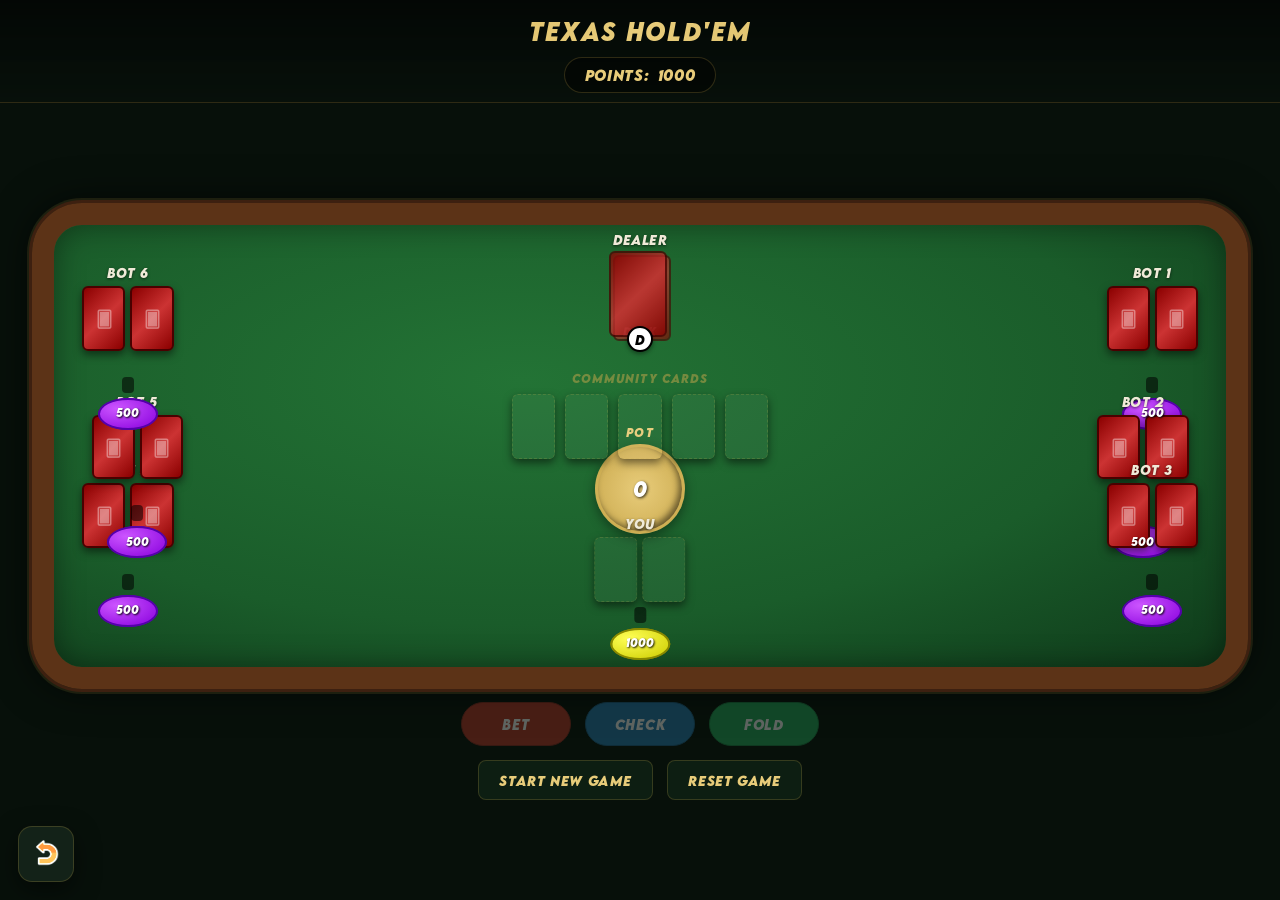
<file: TexasHoldem.html>
<!DOCTYPE html>
<html lang="en">
<head>
    <meta charset="UTF-8">
    <meta name="viewport" content="width=device-width, initial-scale=1.0">
    <title>Texas Hold'em Poker - Casino Simulator</title>
    <link rel="icon" href="roulettefavicon.ico" type="image/x-icon"/>
    <link rel="stylesheet" href="Styling/style.css">
    <link rel="stylesheet" href="Styling/TexasHoldem.css">
</head>
<body>
    <a class="return-home-badge" href="index.html" aria-label="Return to home">
        <img src="images/blue-curved-return-arrow.png" alt="Return to home">
    </a>
    <header class="casino-header">
        <h1>Texas Hold'em</h1>
        <div class="points-bar">Points: <span id="pointsValue">0</span></div>
    </header>

    <div class="game-container">
        <div class="poker-table">
            <div class="position dealer-position">
                <div class="player-name">Dealer</div>
                <div class="deck-display">
                    <div class="deck-stack"></div>
                    <div class="deck-label">Deck</div>
                </div>
                <div class="dealer-button">D</div>
            </div>

            <div class="position bot-position bot-position-1">
                <div class="player-name" id="botName1">Bot 1</div>
                <div class="player-cards" id="botCards1">
                    <div class="card card-back"></div>
                    <div class="card card-back"></div>
                </div>
                <div class="bot-action" id="botAction1"></div>
                <div class="blind-indicator" id="botBlind1"></div>
                <div class="chip-stack" id="botChipStack1"><div class="chips-amount" id="botChips1">500</div></div>
            </div>

            <div class="position bot-position bot-position-2">
                <div class="player-name" id="botName2">Bot 2</div>
                <div class="player-cards" id="botCards2">
                    <div class="card card-back"></div>
                    <div class="card card-back"></div>
                </div>
                <div class="bot-action" id="botAction2"></div>
                <div class="blind-indicator" id="botBlind2"></div>
                <div class="chip-stack" id="botChipStack2"><div class="chips-amount" id="botChips2">500</div></div>
            </div>

            <div class="position bot-position bot-position-3">
                <div class="player-name" id="botName3">Bot 3</div>
                <div class="player-cards" id="botCards3">
                    <div class="card card-back"></div>
                    <div class="card card-back"></div>
                </div>
                <div class="bot-action" id="botAction3"></div>
                <div class="blind-indicator" id="botBlind3"></div>
                <div class="chip-stack" id="botChipStack3"><div class="chips-amount" id="botChips3">500</div></div>
            </div>

            <div class="position bot-position bot-position-4">
                <div class="player-name" id="botName4">Bot 4</div>
                <div class="player-cards" id="botCards4">
                    <div class="card card-back"></div>
                    <div class="card card-back"></div>
                </div>
                <div class="bot-action" id="botAction4"></div>
                <div class="blind-indicator" id="botBlind4"></div>
                <div class="chip-stack" id="botChipStack4"><div class="chips-amount" id="botChips4">500</div></div>
            </div>

            <div class="position bot-position bot-position-5">
                <div class="player-name" id="botName5">Bot 5</div>
                <div class="player-cards" id="botCards5">
                    <div class="card card-back"></div>
                    <div class="card card-back"></div>
                </div>
                <div class="bot-action" id="botAction5"></div>
                <div class="blind-indicator" id="botBlind5"></div>
                <div class="chip-stack" id="botChipStack5"><div class="chips-amount" id="botChips5">500</div></div>
            </div>

            <div class="position bot-position bot-position-6">
                <div class="player-name" id="botName6">Bot 6</div>
                <div class="player-cards" id="botCards6">
                    <div class="card card-back"></div>
                    <div class="card card-back"></div>
                </div>
                <div class="bot-action" id="botAction6"></div>
                <div class="blind-indicator" id="botBlind6"></div>
                <div class="chip-stack" id="botChipStack6"><div class="chips-amount" id="botChips6">500</div></div>
            </div>

            <div class="community-cards">
                <div class="community-card-label">Community Cards</div>
                <div class="cards-row">
                    <div class="card card-empty" id="communityCard1"></div>
                    <div class="card card-empty" id="communityCard2"></div>
                    <div class="card card-empty" id="communityCard3"></div>
                    <div class="card card-empty" id="communityCard4"></div>
                    <div class="card card-empty" id="communityCard5"></div>
                </div>
            </div>

            <div class="pot-display">
                <div class="pot-label">POT</div>
                <div class="pot-chips">
                    <div class="chip-stack-large">
                        <div class="pot-amount" id="potAmountChip">0</div>
                    </div>
                </div>
            </div>

            <div class="position player-position">
                <div class="player-name">You</div>
                <div class="player-cards" id="playerCards">
                    <div class="card card-empty" id="playerCard1"></div>
                    <div class="card card-empty" id="playerCard2"></div>
                </div>
                <div class="blind-indicator" id="playerBlind"></div>
                <div class="chip-stack" id="playerChipStack">
                    <div class="chips-amount" id="playerChipsDisplay">1000</div>
                </div>
            </div>
        </div>

        <div class="button-panel">
            <button class="action-button bet-btn"   id="betBtn"   disabled>BET</button>
            <button class="action-button check-btn" id="checkBtn" disabled>CHECK</button>
            <button class="action-button fold-btn"  id="foldBtn"  disabled>FOLD</button>
        </div>

        <div class="game-control-buttons">
            <button class="control-btn" id="startGameBtn">Start New Game</button>
            <button class="control-btn" id="resetGameBtn">Reset Game</button>
        </div>

        <div class="modal" id="betModal">
            <div class="modal-content">
                <h2>Enter Bet Amount</h2>
                <input type="number" id="betInput" placeholder="Enter amount" min="1">
                <div class="modal-buttons">
                    <button class="modal-btn" id="confirmBetBtn">Confirm</button>
                    <button class="modal-btn cancel" id="cancelBetBtn">Cancel</button>
                </div>
            </div>
        </div>

        <div id="gameMessage" class="game-message"></div>
    </div>

    <script src="js/PointsManager.js"></script>
    <script src="js/StatsManager.js"></script>
    <script src="js/AchievementsManager.js"></script>
    <script>initializeSharedPoints();</script>
    <script src="js/TexasHoldemEngine.js"></script>
</body>
</html>
</file>
<file: Styling/index.css>
*, *::before, *::after { box-sizing: border-box; margin: 0; padding: 0; }

        :root {
            --carpet-deep:    #4a0a0a;
            --carpet-mid:     #6b1212;
            --carpet-pattern: #5c0f0f;
            --gold:           #c9a84c;
            --gold-light:     #e8cc7a;
            --felt-green:     #1a5c2a;
            --felt-light:     #237335;
            --rail-wood:      #5c3317;
            --rail-dark:      #3d2010;
            --text-cream:     #f5ead8;
            --text-dim:       #a89070;
            --chip-red:       #c0392b;
        }

        #titleScreen {
            position: fixed; inset: 0; z-index: 9000;
            background: radial-gradient(ellipse at 50% 30%, #1a0808 0%, #080204 100%);
            display: flex; align-items: center; justify-content: center;
            transition: opacity 0.8s ease;
        }
        #titleScreen.hidden { opacity: 0; pointer-events: none; }

        .title-inner { text-align: center; user-select: none; }

        .title-casino {
            font-family: 'Playfair Display', Georgia, serif;
            font-size: clamp(4rem, 10vw, 8rem);
            font-weight: 700;
            letter-spacing: 0.25em;
            text-transform: uppercase;
            background: linear-gradient(135deg, #8a6a1e 0%, #c9a84c 35%, #f0dc96 55%, #c9a84c 75%, #8a6a1e 100%);
            -webkit-background-clip: text;
            -webkit-text-fill-color: transparent;
            background-clip: text;
            filter: drop-shadow(0 0 24px rgba(201,168,76,0.5));
            animation: shimmer 4s ease-in-out infinite alternate;
        }
        @keyframes shimmer {
            from { filter: drop-shadow(0 0 16px rgba(201,168,76,0.4)); }
            to   { filter: drop-shadow(0 0 36px rgba(201,168,76,0.85)); }
        }

        .title-sim {
            font-family: 'Inter', sans-serif;
            font-size: clamp(0.9rem, 2.5vw, 1.4rem);
            letter-spacing: 0.5em;
            text-transform: uppercase;
            color: var(--text-dim);
            margin-top: 0.4em;
        }

        .title-divider {
            width: 200px; height: 1px;
            background: linear-gradient(90deg, transparent, var(--gold), transparent);
            margin: 1.8rem auto;
        }

        .title-prompt {
            font-family: 'Inter', sans-serif;
            font-size: 0.85rem;
            letter-spacing: 0.3em;
            text-transform: uppercase;
            color: var(--gold);
            opacity: 0.7;
            animation: blink 2.2s ease-in-out infinite;
        }
        @keyframes blink {
            0%, 100% { opacity: 0.4; }
            50%       { opacity: 0.9; }
        }

        body {
            font-family: 'Inter', sans-serif;
            background: var(--carpet-deep);
            color: var(--text-cream);
            min-height: 100vh;
            overflow-x: hidden;
        }

        body::before {
            content: '';
            position: fixed; inset: 0; z-index: 0;
            background-image: url("data:image/svg+xml,%3Csvg xmlns='http://www.w3.org/2000/svg' width='80' height='80'%3E%3Crect width='80' height='80' fill='%234a0a0a'/%3E%3Cpath d='M40 0 L80 40 L40 80 L0 40 Z' fill='none' stroke='%235c0f0f' stroke-width='1.5'/%3E%3Cpath d='M40 15 L65 40 L40 65 L15 40 Z' fill='none' stroke='%236b1212' stroke-width='1'/%3E%3Ccircle cx='40' cy='40' r='4' fill='%235c0f0f'/%3E%3Ccircle cx='0' cy='0' r='3' fill='%235c0f0f'/%3E%3Ccircle cx='80' cy='0' r='3' fill='%235c0f0f'/%3E%3Ccircle cx='0' cy='80' r='3' fill='%235c0f0f'/%3E%3Ccircle cx='80' cy='80' r='3' fill='%235c0f0f'/%3E%3Cpath d='M40 0 L40 15 M40 65 L40 80 M0 40 L15 40 M65 40 L80 40' stroke='%235c0f0f' stroke-width='1'/%3E%3C/svg%3E");
            opacity: 0.9;
            pointer-events: none;
        }

        .floor-header {
            position: relative; z-index: 10;
            display: flex; align-items: center; justify-content: space-between;
            padding: 20px 40px 16px;
            border-bottom: 1px solid rgba(201,168,76,0.25);
            background: linear-gradient(180deg, rgba(30,4,4,0.95) 0%, transparent 100%);
        }

        .header-logo {
            font-family: 'Playfair Display', Georgia, serif;
            font-size: 1.6rem;
            font-weight: 700;
            letter-spacing: 0.15em;
            user-select: text;
            cursor: text;
            background: linear-gradient(135deg, #c9a84c, #f0dc96, #c9a84c);
            -webkit-background-clip: text;
            -webkit-text-fill-color: transparent;
            background-clip: text;
        }

        .header-points {
            display: flex; align-items: center; gap: 10px;
            padding: 8px 20px;
            border: 1px solid rgba(201,168,76,0.4);
            border-radius: 40px;
            background: rgba(0,0,0,0.4);
            font-size: 0.9rem;
            color: var(--gold-light);
            font-weight: 600;
            letter-spacing: 0.05em;
        }

        .chip-icon {
            width: 22px; height: 22px;
            border-radius: 50%;
            background: radial-gradient(circle at 35% 35%, #e84545, var(--chip-red));
            border: 2px solid rgba(255,255,255,0.3);
            flex-shrink: 0;
        }

        .floor-label {
            position: relative; z-index: 10;
            text-align: center;
            padding: 28px 20px 0;
        }

        .floor-label h2 {
            font-family: 'Playfair Display', Georgia, serif;
            font-size: clamp(0.8rem, 1.5vw, 1rem);
            font-weight: 400;
            font-style: italic;
            letter-spacing: 0.35em;
            text-transform: uppercase;
            color: var(--gold);
            opacity: 0.75;
        }

        .floor-divider {
            width: 120px; height: 1px;
            background: linear-gradient(90deg, transparent, var(--gold), transparent);
            margin: 10px auto 0;
        }

        /* ── Casino Floor ────────────────────────────────── */
        .casino-floor {
            position: relative; z-index: 10;
            width: 100%;
            padding: 40px 20px 80px;
        }

        /* ── Grid layout ─────────────────────────────────── */
        .tables-scene {
            max-width: 1100px;
            margin: 0 auto;
            display: flex;
            flex-direction: column;
            gap: 36px;
        }

        /* Top row: 3 tables */
        .tables-row-top {
            display: grid;
            grid-template-columns: repeat(3, 1fr);
            gap: 28px;
            align-items: end; /* align bottoms so names line up */
        }

        /* Bottom row: 2 tables, centered */
        .tables-row-bottom {
            display: grid;
            grid-template-columns: repeat(2, 1fr);
            gap: 28px;
            width: calc(66.666% + 9px); /* match 2-of-3 col width */
            margin: 0 auto;
        }

        /* ── Individual Game Table link ──────────────────── */
        .game-table {
            cursor: pointer;
            text-decoration: none;
            display: flex;
            flex-direction: column;
            align-items: center;
            gap: 10px;
            transition: transform 0.25s ease, filter 0.25s ease;
            transform-origin: center bottom;
        }

        .game-table:hover {
            transform: translateY(-8px) scale(1.04);
            filter: brightness(1.15);
        }

        /* Shared felt base styles */
        .table-felt {
            position: relative;
            width: 100%;
            background: radial-gradient(ellipse at 40% 35%, var(--felt-light), var(--felt-green) 60%, #0f3a1a);
            border: 8px solid var(--rail-wood);
            box-shadow:
                0 0 0 2px var(--rail-dark),
                0 8px 24px rgba(0,0,0,0.7),
                inset 0 2px 8px rgba(255,255,255,0.07),
                inset 0 -4px 12px rgba(0,0,0,0.4);
            transition: box-shadow 0.25s ease;
            display: flex;
            align-items: center;
            justify-content: center;
            overflow: hidden;
        }

        .game-table:hover .table-felt {
            box-shadow:
                0 0 0 3px var(--gold),
                0 0 40px rgba(201,168,76,0.4),
                0 8px 32px rgba(0,0,0,0.6),
                inset 0 0 20px rgba(35,115,53,0.3);
        }

        /* Rail highlight */
        .table-felt::before {
            content: '';
            position: absolute; inset: -8px;
            pointer-events: none;
            background: linear-gradient(135deg, rgba(255,255,255,0.18) 0%, transparent 45%);
        }

        /* ── ROULETTE: wide oval, 5:3 ratio ──────────────── */
        .table-roulette .table-felt {
            aspect-ratio: 5 / 3;
            border-radius: 999px; /* full pill/oval */
        }
        .table-roulette .table-felt::before { border-radius: 999px; }

        /* ── BLACKJACK: D-shape (flat bottom, rounded top) ─ */
        .table-blackjack .table-felt {
            aspect-ratio: 2 / 1;
            border-radius: 999px 999px 0 0;
        }
        .table-blackjack .table-felt::before { border-radius: 999px 999px 0 0; }

        /* ── TEXAS HOLD'EM: wider oval ───────────────────── */
        .table-texas .table-felt {
            aspect-ratio: 16 / 9;
            border-radius: 999px;
        }
        .table-texas .table-felt::before { border-radius: 999px; }

        /* ── BACCARAT: rounded rectangle ─────────────────── */
        .table-baccarat .table-felt {
            aspect-ratio: 2 / 1;
            border-radius: 60px;
        }
        .table-baccarat .table-felt::before { border-radius: 60px; }

        /* ── SLOTS: square-ish dark machine ──────────────── */
        .table-slots .table-felt {
            aspect-ratio: 1 / 1;
            border-radius: 16px;
            background: radial-gradient(ellipse at 40% 35%, #2d2d2d, #111 60%);
            border-color: #2a2a2a;
        }
        .table-slots .table-felt::before {
            border-radius: 16px;
            background: linear-gradient(135deg, rgba(255,255,255,0.09) 0%, transparent 45%);
        }

        .table-felt-label {
            font-family: 'Playfair Display', Georgia, serif;
            font-weight: 700;
            font-style: italic;
            font-size: clamp(0.85rem, 1.8vw, 1.3rem);
            color: rgba(255,255,255,0.18);
            letter-spacing: 0.08em;
            text-align: center;
            line-height: 1.2;
            pointer-events: none;
            user-select: none;
            position: relative;
            z-index: 1;
        }

        .table-name {
            font-family: 'Playfair Display', Georgia, serif;
            font-size: clamp(0.8rem, 1.4vw, 1rem);
            font-weight: 700;
            color: var(--gold-light);
            letter-spacing: 0.1em;
            text-shadow: 0 2px 8px rgba(0,0,0,0.8);
            text-align: center;
        }

        .table-min-bet {
            font-family: 'Inter', sans-serif;
            font-size: 0.7rem;
            color: var(--text-dim);
            letter-spacing: 0.1em;
            text-transform: uppercase;
        }

        .table-chips {
            position: absolute;
            bottom: 14px;
            display: flex;
            gap: 5px;
            z-index: 1;
        }

        .mini-chip {
            width: 14px; height: 14px;
            border-radius: 50%;
            border: 2px solid rgba(255,255,255,0.35);
            box-shadow: 0 1px 4px rgba(0,0,0,0.5);
        }

        @media (max-width: 760px) {
            .tables-row-top,
            .tables-row-bottom {
                grid-template-columns: 1fr 1fr;
                width: 100%;
            }
        }

        @media (max-width: 520px) {
            .tables-row-top,
            .tables-row-bottom {
                grid-template-columns: 1fr;
                width: 100%;
            }
            .floor-header { padding: 14px 20px; }
            .header-logo { font-size: 1.2rem; }
        }
        /* ---- Header stats link (added with stats system) ---- */
        .header-right {
            display: flex;
            align-items: center;
            gap: 14px;
        }
        .header-stats {
            display: flex;
            align-items: center;
            gap: 8px;
            padding: 8px 16px;
            border: 1px solid rgba(201,168,76,0.4);
            border-radius: 40px;
            background: rgba(0,0,0,0.4);
            text-decoration: none;
            color: var(--gold-light);
            font-weight: 600;
            font-size: 0.9rem;
            letter-spacing: 0.05em;
            transition: border-color 0.2s ease, box-shadow 0.2s ease;
        }
        .header-stats:hover {
            border-color: var(--gold);
            box-shadow: 0 0 14px rgba(201,168,76,0.3);
        }
        .header-stats-icon { font-size: 1.05rem; line-height: 1; }
        .header-stats-net.net-pos { color: #6fcf7f; }
        .header-stats-net.net-neg { color: #e08a8a; }

        /* ── Hidden debug access prompt ──────────────────── */
        .debug-popup {
            position: fixed;
            inset: 0;
            z-index: 9500;
            display: flex;
            align-items: center;
            justify-content: center;
            padding: 20px;
            background: rgba(4, 1, 2, 0.78);
            backdrop-filter: blur(4px);
        }
        .debug-popup.hidden,
        .debug-menu.hidden { display: none; }

        .debug-popup-card {
            width: min(400px, 100%);
            padding: 28px;
            border: 3px solid var(--rail-wood);
            outline: 1px solid var(--gold);
            background: linear-gradient(180deg, rgba(42,20,16,0.98), rgba(22,10,14,0.98));
            box-shadow: 0 0 0 4px var(--rail-dark), 0 20px 60px rgba(0,0,0,0.8), 0 0 28px rgba(201,168,76,0.3);
            text-align: center;
        }

        .debug-popup-title {
            margin-bottom: 22px;
            color: var(--gold-light);
            font-family: 'Playfair Display', Georgia, serif;
            font-size: 1.45rem;
            font-weight: 700;
            letter-spacing: 0.08em;
        }

        .debug-popup-label {
            display: block;
            margin-bottom: 8px;
            color: var(--text-dim);
            font-size: 0.72rem;
            letter-spacing: 0.14em;
            text-transform: uppercase;
        }

        .debug-popup-input {
            width: 100%;
            padding: 12px 14px;
            border: 1px solid rgba(201,168,76,0.55);
            border-radius: 3px;
            outline: none;
            background: rgba(0,0,0,0.55);
            color: var(--text-cream);
            font: inherit;
            text-align: center;
        }
        .debug-popup-input:focus { border-color: var(--gold-light); box-shadow: 0 0 12px rgba(201,168,76,0.28); }

        .debug-popup-error {
            min-height: 20px;
            margin-top: 8px;
            color: #e08a8a;
            font-size: 0.75rem;
        }

        .debug-popup-button {
            min-width: 110px;
            padding: 10px 26px;
            border: 1px solid #f0dc96;
            border-radius: 3px;
            background: linear-gradient(180deg, #e8cc7a, #b18a32);
            color: #281506;
            cursor: pointer;
            font: 700 0.85rem 'Inter', sans-serif;
            letter-spacing: 0.12em;
            text-transform: uppercase;
            box-shadow: 0 3px 0 #76531a, 0 0 14px rgba(232,204,122,0.25);
        }
        .debug-popup-button:hover { filter: brightness(1.12); }
        .debug-popup-button:active { transform: translateY(2px); box-shadow: 0 1px 0 #76531a; }

        .debug-menu {
            margin-top: 18px;
            padding-top: 16px;
            border-top: 1px solid rgba(201,168,76,0.3);
        }
        .debug-menu-status { color: #6fcf7f; font-size: 0.8rem; letter-spacing: 0.08em; }

        /* ── Viewport fit: desktop no-scroll; phones & short windows scroll ── */
        html, body { height: 100%; }
        body {
            height: 100dvh;
            display: flex;
            flex-direction: column;
            overflow: hidden;
        }
        .floor-header { flex: 0 0 auto; }
        .casino-floor {
            flex: 1 1 auto;
            min-height: 0;
            display: flex;
            align-items: center;
            justify-content: center;
            padding: clamp(12px, 2.2vh, 40px) 20px;
            overflow: hidden;
        }
        .tables-scene { gap: clamp(14px, 2.6vh, 36px); width: 100%; }
        .tables-row-top, .tables-row-bottom { gap: clamp(14px, 1.8vw, 28px); }

        @media (max-width: 768px) {
            body { height: auto; min-height: 100vh; overflow-x: hidden; overflow-y: auto; }
            .casino-floor { overflow: visible; align-items: flex-start; }
        }
        @media (max-height: 620px) {
            body { height: auto; min-height: 100vh; overflow-y: auto; }
            .casino-floor { overflow: visible; align-items: flex-start; }
        }
</file>
<file: Styling/style.css>
/* ═══════════════════════════════════════════════════
   CASINO SIMULATOR — Unified Design System
   Palette: deep felt green + aged gold + near-black
   ═══════════════════════════════════════════════════ */

@font-face {
  font-family: 'LEMONMILK';
  src: url('../fonts/LEMONMILK-BoldItalic.otf') format('opentype');
  font-weight: 700;
  font-style: italic;
}

/* ── Tokens ──────────────────────────────────────── */
:root {
  --bg:          #07100a;        /* near-black with green tint */
  --bg-surface:  #0d1e12;        /* cards / panels */
  --bg-raised:   #132218;        /* slightly elevated surfaces */
  --felt:        #1a5c2a;        /* poker table green */
  --felt-light:  #237335;
  --gold:        #c9a84c;
  --gold-light:  #e8cc7a;
  --gold-dim:    rgba(201,168,76,0.35);
  --text:        #f0ead8;        /* warm cream — not pure white */
  --text-dim:    rgba(240,234,216,0.55);
  --text-muted:  rgba(240,234,216,0.30);
  --border:      rgba(201,168,76,0.22);
  --border-dim:  rgba(255,255,255,0.08);
  --rail:        #5c3317;
  --rail-dark:   #3d2010;
  --red:         #c0392b;
  --radius-sm:   8px;
  --radius-md:   14px;
  --radius-lg:   22px;
  --radius-pill: 999px;
}

/* ── Reset ───────────────────────────────────────── */
*, *::before, *::after { box-sizing: border-box; margin: 0; padding: 0; }

/* ── Base ────────────────────────────────────────── */
html { height: 100%; }

body {
  font-family: 'LEMONMILK', 'Inter', Arial, sans-serif;
  color: var(--text);
  background: var(--bg);
  min-height: 100vh;
}

/* Remove old white game-page override — all pages share the dark theme */
/* (game-page class kept for backward compat but no longer inverts colors) */
.game-page {
  background: var(--bg);
  color: var(--text);
}

/* ── Links ───────────────────────────────────────── */
a         { color: var(--gold-light); text-decoration: none; }
a:visited { color: var(--gold); }
a:hover   { color: var(--gold-light); text-decoration: underline; }
a:active  { color: var(--text); }

/* ── Header ──────────────────────────────────────── */
.casino-header {
  padding: 24px 20px 14px;
  text-align: center;
  border-bottom: 1px solid var(--border);
  background: linear-gradient(180deg, rgba(0,0,0,0.55) 0%, transparent 100%);
}

.casino-header h1 {
  margin: 0 0 10px;
  font-size: 2rem;
  letter-spacing: 0.08em;
  background: linear-gradient(135deg, var(--gold), var(--gold-light), var(--gold));
  -webkit-background-clip: text;
  -webkit-text-fill-color: transparent;
  background-clip: text;
}

.points-bar {
  display: inline-flex;
  align-items: center;
  gap: 8px;
  padding: 8px 20px;
  border: 1px solid var(--border);
  border-radius: var(--radius-pill);
  background: rgba(0,0,0,0.45);
  font-size: 0.88rem;
  font-weight: 700;
  color: var(--gold-light);
  letter-spacing: 0.05em;
}

/* ── Main content area ───────────────────────────── */
.casino-main {
  display: flex;
  flex-direction: column;
  align-items: center;
  gap: 24px;
  padding: 24px 20px;
}

/* ── Cards / panels ──────────────────────────────── */
.game-card {
  width: min(680px, 100%);
  padding: 24px 28px;
  border: 1px solid var(--border);
  border-radius: var(--radius-md);
  background: var(--bg-surface);
  text-align: center;
  line-height: 1.65;
  color: var(--text-dim);
}

.game-card h2 {
  color: var(--gold-light);
  font-size: 1.15rem;
  margin-bottom: 10px;
  letter-spacing: 0.06em;
}

/* ── Navigation menu ─────────────────────────────── */
.game-menu {
  display: flex;
  flex-wrap: wrap;
  justify-content: center;
  gap: 12px;
  padding: 14px 20px;
  border-bottom: 1px solid var(--border);
  background: rgba(0,0,0,0.3);
}

.game-link {
  display: inline-flex;
  align-items: center;
  justify-content: center;
  min-width: 130px;
  padding: 10px 18px;
  border: 1px solid var(--border);
  border-radius: var(--radius-pill);
  background: rgba(201,168,76,0.06);
  color: var(--gold-light);
  font-weight: 700;
  font-size: 0.82rem;
  letter-spacing: 0.05em;
  transition: background 0.18s, border-color 0.18s, transform 0.18s;
}

.game-link:hover {
  background: rgba(201,168,76,0.14);
  border-color: var(--gold-dim);
  color: var(--gold-light);
  text-decoration: none;
  transform: translateY(-1px);
}

/* ── Return home badge ───────────────────────────── */
.return-home-badge {
  position: fixed;
  bottom: 18px;
  left: 18px;
  width: 56px;
  height: 56px;
  border-radius: var(--radius-md);
  overflow: hidden;
  border: 1px solid var(--border);
  background: var(--bg-raised);
  box-shadow: 0 8px 24px rgba(0,0,0,0.5);
  z-index: 1000;
  display: flex;
  align-items: center;
  justify-content: center;
  transition: border-color 0.18s, transform 0.18s;
}

.return-home-badge:hover {
  border-color: var(--gold-dim);
  transform: translateY(-2px);
  text-decoration: none;
}

.return-home-badge img {
  width: 36px;
  height: 36px;
  object-fit: contain;
  display: block;
  /* invert white arrow for dark bg */
  filter: invert(1) brightness(1.2);
}

/* ── Index: title screen ─────────────────────────── */
.title-screen,
#titleScreen {
  position: fixed;
  inset: 0;
  display: flex;
  align-items: center;
  justify-content: center;
  background: radial-gradient(ellipse at 50% 30%, #1a0808 0%, #040204 100%);
  z-index: 9000;
  transition: opacity 0.8s ease;
}

#titleScreen.hidden,
.title-screen.hidden { opacity: 0; pointer-events: none; }

/* ── Index: game grid ────────────────────────────── */
.game-grid {
  display: grid;
  grid-template-columns: repeat(auto-fit, minmax(220px, 1fr));
  gap: 20px;
  width: 100%;
  max-width: 1080px;
}

.game-tile {
  display: flex;
  flex-direction: column;
  align-items: center;
  gap: 10px;
  text-decoration: none;
  color: var(--text);
  background: var(--bg-surface);
  border: 1px solid var(--border);
  border-radius: var(--radius-lg);
  padding: 14px;
  transition: border-color 0.2s, transform 0.2s, box-shadow 0.2s;
}

.game-tile:hover {
  border-color: var(--gold-dim);
  transform: translateY(-3px);
  box-shadow: 0 12px 32px rgba(0,0,0,0.4);
  text-decoration: none;
}

.game-tile img {
  width: 100%;
  aspect-ratio: 16 / 10;
  border-radius: var(--radius-md);
  object-fit: cover;
}

.game-tile span {
  font-size: 0.9rem;
  font-weight: 700;
  color: var(--gold-light);
  letter-spacing: 0.05em;
}

/* ── Placeholder page styles (Baccarat / Slots) ──── */
.placeholder-wrap {
  display: flex;
  flex-direction: column;
  align-items: center;
  justify-content: center;
  min-height: 60vh;
  gap: 32px;
  padding: 40px 20px;
  text-align: center;
}

.placeholder-badge {
  font-size: 5rem;
  line-height: 1;
  filter: drop-shadow(0 0 18px rgba(201,168,76,0.35));
}

.placeholder-title {
  font-size: 1.4rem;
  letter-spacing: 0.08em;
  color: var(--gold-light);
}

.placeholder-body {
  color: var(--text-dim);
  font-size: 0.88rem;
  line-height: 1.7;
  max-width: 400px;
}

@keyframes pulse {
  from { opacity: 0.65; }
  to   { opacity: 1; }
}

@keyframes float {
  0%, 100% { transform: translateY(-5px); }
  50%       { transform: translateY(5px); }
}

@media (max-width: 600px) {
  .casino-header h1 { font-size: 1.5rem; }
  .game-menu { gap: 8px; padding: 10px 14px; }
  .game-link { min-width: 100px; font-size: 0.76rem; padding: 8px 14px; }
  .return-home-badge { width: 46px; height: 46px; bottom: 12px; left: 12px; }
}
/* ═══════════════════════════════════════════════════
   VIEWPORT FIT — desktop no-scroll; phones & very short
   windows scroll. Shared scaffold for all game pages.
   (Slots manages its own lock in Slots.css; index in index.css)
   ═══════════════════════════════════════════════════ */
html, body { height: 100%; }

body {
  height: 100dvh;
  display: flex;
  flex-direction: column;
  overflow: hidden;
}

.casino-header {
  flex: 0 0 auto;
  padding: clamp(8px, 1.8vh, 24px) 20px clamp(6px, 1vh, 14px);
}

.casino-header h1 {
  font-size: clamp(1.15rem, 2.6vh, 2rem);
  margin: 0 0 clamp(4px, 1vh, 10px);
}

.casino-main {
  flex: 1 1 auto;
  min-height: 0;
  justify-content: center;
  gap: clamp(10px, 2vh, 24px);
  padding: clamp(10px, 2vh, 24px) 20px;
  overflow: hidden;
}

/* Phones: release the lock and allow natural vertical scroll */
@media (max-width: 768px) {
  body { height: auto; min-height: 100vh; overflow-x: hidden; overflow-y: auto; }
  .casino-main { overflow: visible; justify-content: flex-start; }
}

/* Very short windows: allow a minimal scroll instead of clipping content */
@media (max-height: 600px) {
  body { height: auto; min-height: 100vh; overflow-y: auto; }
  .casino-main { overflow: visible; justify-content: flex-start; }
}
</file>
<file: Styling/Baccarat.css>
.baccarat-page {
    min-height: 100vh;
    background:
        radial-gradient(circle at top, rgba(90, 48, 106, 0.18), transparent 28%),
        linear-gradient(180deg, #0d0812 0%, #050407 100%);
    color: #f5f4ff;
}

.baccarat-page .casino-main {
    gap: 18px;
}

.baccarat-layout {
    padding-bottom: 28px;
}

.baccarat-controls {
    display: grid;
    gap: 14px;
    width: min(92vw, 920px);
    text-align: left;
}

.baccarat-bet-row {
    display: flex;
    flex-wrap: wrap;
    gap: 14px;
    align-items: flex-end;
}

.control-stack {
    display: flex;
    flex-direction: column;
    gap: 8px;
}

.control-stack label {
    font-size: 0.92rem;
    letter-spacing: 0.04em;
    text-transform: uppercase;
    color: rgba(245, 244, 255, 0.8);
}

.control-stack input {
    width: min(200px, 100%);
    padding: 12px 14px;
    border-radius: 12px;
    border: 1px solid rgba(255, 255, 255, 0.14);
    background: rgba(13, 8, 18, 0.8);
    color: #f5f4ff;
    font: inherit;
}

.bet-target-group {
    display: flex;
    flex-direction: column;
    gap: 8px;
}

.bet-target-group label {
    font-size: 0.92rem;
    letter-spacing: 0.04em;
    text-transform: uppercase;
    color: rgba(245, 244, 255, 0.8);
}

.bet-target-buttons {
    display: flex;
    gap: 8px;
}

.bet-target-btn {
    border: 2px solid rgba(255, 255, 255, 0.22);
    border-radius: 12px;
    background: rgba(255, 255, 255, 0.06);
    color: #f5f4ff;
    padding: 10px 20px;
    font: inherit;
    font-weight: 700;
    font-size: 0.92rem;
    cursor: pointer;
    transition: transform 0.15s ease, background-color 0.15s ease, border-color 0.15s ease;
    letter-spacing: 0.04em;
}

.bet-target-btn:hover {
    background: rgba(255, 255, 255, 0.12);
    transform: translateY(-1px);
}

.bet-target-btn.active-player {
    background: linear-gradient(180deg, #3d8fd4 0%, #1d6aaa 100%);
    border-color: rgba(61, 143, 212, 0.6);
    color: #fff;
}

.bet-target-btn.active-banker {
    background: linear-gradient(180deg, #c94444 0%, #9a2020 100%);
    border-color: rgba(201, 68, 68, 0.6);
    color: #fff;
}

.bet-target-btn.active-tie {
    background: linear-gradient(180deg, #4aaa5c 0%, #297a38 100%);
    border-color: rgba(74, 170, 92, 0.6);
    color: #fff;
}

.button-row {
    display: flex;
    flex-wrap: wrap;
    gap: 10px;
}

.action-button {
    border: 1px solid rgba(255, 255, 255, 0.18);
    border-radius: 999px;
    background: rgba(255, 255, 255, 0.06);
    color: #f5f4ff;
    padding: 12px 18px;
    font: inherit;
    font-weight: 700;
    cursor: pointer;
    transition: transform 0.18s ease, background-color 0.18s ease, opacity 0.18s ease;
}

.action-button:hover:not(:disabled) {
    transform: translateY(-1px);
    background: rgba(255, 255, 255, 0.12);
}

.action-button:disabled {
    opacity: 0.45;
    cursor: not-allowed;
}

.action-button.primary {
    background: linear-gradient(180deg, #d8a44d 0%, #b77625 100%);
    color: #1a1207;
    border-color: rgba(0, 0, 0, 0.2);
}

.status-row {
    display: flex;
    flex-wrap: wrap;
    gap: 18px;
    font-size: 0.96rem;
    color: rgba(245, 244, 255, 0.86);
}

.status-message {
    margin: 0;
    min-height: 1.5em;
    color: #fff0c2;
    font-weight: 700;
}

.baccarat-table-wrap {
    width: min(96vw, 1100px);
}

.baccarat-table {
    position: relative;
    width: 100%;
    border-radius: 180px;
    border: 22px solid #5a2e1a;
    background:
        radial-gradient(circle at 50% 50%, rgba(255, 255, 255, 0.07), transparent 32%),
        radial-gradient(ellipse at 50% 50%, var(--felt-light, #1a5c2a), var(--felt, #237355));
    box-shadow:
        inset 0 0 0 3px rgba(255, 213, 220, 0.10),
        inset 0 0 40px rgba(0, 0, 0, 0.40),
        0 24px 50px rgba(0, 0, 0, 0.50);
    overflow: hidden;
    padding: 36px 40px 32px;
    display: flex;
    align-items: stretch;
    justify-content: space-between;
    gap: 16px;
    min-height: 300px;
}

.baccarat-table::before {
    content: '';
    position: absolute;
    inset: 10px;
    border-radius: 170px;
    border: 2px solid rgba(255, 200, 230, 0.12);
    pointer-events: none;
    z-index: 0;
}

.baccarat-table::after {
    content: '';
    position: absolute;
    inset: 0;
    background:
        radial-gradient(circle at 20% 30%, rgba(255, 255, 255, 0.04), transparent 18%),
        radial-gradient(circle at 78% 60%, rgba(255, 255, 255, 0.03), transparent 14%);
    opacity: 0.7;
    pointer-events: none;
    z-index: 0;
}

.baccarat-zone {
    position: relative;
    z-index: 1;
    flex: 1;
    display: flex;
    flex-direction: column;
    align-items: center;
    gap: 14px;
    padding: 8px 0;
}

.baccarat-zone-divider {
    position: relative;
    z-index: 1;
    width: 1px;
    background: rgba(255, 200, 230, 0.18);
    align-self: stretch;
    margin: 8px 0;
    flex-shrink: 0;
}

.zone-title {
    text-transform: uppercase;
    letter-spacing: 0.12em;
    font-size: 0.82rem;
    font-weight: 700;
    color: rgba(245, 244, 255, 0.7);
}

.zone-score {
    font-size: 2.2rem;
    font-weight: 700;
    line-height: 1;
    min-width: 2.5ch;
    text-align: center;
}

.zone-score.player-score { color: #7ec8f4; }
.zone-score.banker-score { color: #f48a7e; }
.zone-score.tie-center   { color: rgba(245, 244, 255, 0.28); font-size: 1.1rem; letter-spacing: 0.1em; }

.bac-cards-row {
    display: flex;
    flex-wrap: wrap;
    justify-content: center;
    gap: 10px;
    min-height: 110px;
}

.bac-natural-badge {
    font-size: 0.78rem;
    font-weight: 700;
    letter-spacing: 0.08em;
    text-transform: uppercase;
    color: #fff0c2;
    background: rgba(216, 164, 77, 0.28);
    border: 1px solid rgba(216, 164, 77, 0.45);
    border-radius: 999px;
    padding: 4px 12px;
    min-height: 1.5em;
    opacity: 0;
    transition: opacity 0.3s ease;
}

.bac-natural-badge.visible {
    opacity: 1;
}

.table-center-note {
    position: absolute;
    top: 50%;
    left: 50%;
    transform: translate(-50%, -50%);
    text-transform: uppercase;
    letter-spacing: 0.08em;
    font-size: 0.78rem;
    font-weight: 700;
    color: rgba(255, 241, 196, 0.40);
    background: rgba(0, 0, 0, 0.12);
    border: 1px solid rgba(255, 255, 255, 0.06);
    border-radius: 999px;
    padding: 8px 16px;
    pointer-events: none;
    z-index: 2;
    white-space: nowrap;
}

/* Cards */
.card {
    width: 72px;
    height: 104px;
    border-radius: 10px;
    display: flex;
    align-items: center;
    justify-content: center;
    font-family: 'Courier New', monospace;
    font-size: 1.05rem;
    font-weight: 700;
    box-shadow:
        0 6px 16px rgba(0, 0, 0, 0.40),
        inset 0 1px 0 rgba(255, 255, 255, 0.60);
    position: relative;
    transition: transform 0.2s ease;
    flex-shrink: 0;
}

.card:hover { transform: translateY(-3px); }

.card.face-up {
    background: linear-gradient(180deg, #ffffff 0%, #f2f2f2 100%);
    border: 2px solid rgba(0, 0, 0, 0.80);
    color: #111;
}

.card.face-up.red { color: #c53b33; }
.card.face-up.black { color: #111; }

.card.face-down {
    background:
        radial-gradient(circle at 50% 50%, rgba(255, 255, 255, 0.14), transparent 40%),
        linear-gradient(135deg, #3d1a5e 0%, #7c4db0 48%, #3d1a5e 100%);
    border: 2px solid #1e0b35;
}

.card.face-down::before {
    content: '♦';
    color: rgba(255, 255, 255, 0.45);
    font-size: 1.4rem;
}

@keyframes cardReveal {
    from { transform: translateY(-8px) scale(0.96); opacity: 0; }
    to   { transform: translateY(0) scale(1); opacity: 1; }
}

.card.revealed { animation: cardReveal 0.22s ease-out; }

/* Scoreboard */
.baccarat-scoreboard {
    width: min(92vw, 920px);
    display: flex;
    gap: 14px;
    flex-wrap: wrap;
}

.score-tile {
    flex: 1;
    min-width: 100px;
    padding: 14px 16px;
    border-radius: 14px;
    border: 1px solid rgba(255, 255, 255, 0.12);
    background: rgba(255, 255, 255, 0.04);
    display: flex;
    flex-direction: column;
    align-items: center;
    gap: 4px;
}

.score-tile-label {
    font-size: 0.78rem;
    text-transform: uppercase;
    letter-spacing: 0.08em;
    color: rgba(245, 244, 255, 0.60);
    font-weight: 700;
}

.score-tile-value {
    font-size: 1.5rem;
    font-weight: 700;
    line-height: 1;
}

.score-tile-value.player  { color: #7ec8f4; }
.score-tile-value.banker  { color: #f48a7e; }
.score-tile-value.tie     { color: #7ed494; }
.score-tile-value.rounds  { color: rgba(245, 244, 255, 0.80); }

@media (max-width: 720px) {
    .baccarat-table {
        flex-direction: column;
        border-radius: 28px;
        padding: 24px 20px;
    }

    .baccarat-table::before {
        border-radius: 18px;
    }

    .baccarat-zone-divider {
        width: auto;
        height: 1px;
        margin: 4px 0;
    }

    .card {
        width: 60px;
        height: 88px;
        font-size: 0.95rem;
    }

    .zone-score { font-size: 1.8rem; }

    .baccarat-bet-row {
        flex-direction: column;
    }
}

@media (max-width: 480px) {
    .baccarat-controls {
        width: min(94vw, 920px);
    }

    .bet-target-btn {
        padding: 10px 14px;
        font-size: 0.84rem;
    }
}

/* ── Viewport fit (desktop no-scroll) ────────────── */
.baccarat-layout { padding-bottom: 0; gap: clamp(10px, 2vh, 18px); }

.baccarat-table-wrap {
  flex: 1 1 auto;
  min-height: 0;
  display: flex;
  align-items: center;
  justify-content: center;
  width: 100%;
}

.baccarat-table {
  width: min(96vw, 1100px);
  max-height: 100%;
  min-height: 0;
  padding: clamp(16px, 3vh, 36px) clamp(18px, 3vw, 40px);
}

.baccarat-controls { flex: 0 0 auto; }

.bac-cards-row { min-height: clamp(72px, 11vh, 110px); }

.card {
  width: clamp(48px, 6.4vh, 72px);
  height: clamp(70px, 9.2vh, 104px);
}

.zone-score { font-size: clamp(1.4rem, 3.4vh, 2.2rem); }

@media (max-width: 768px), (max-height: 600px) {
  .baccarat-table-wrap { flex: 0 0 auto; }
  .baccarat-table { max-height: none; }
}
</file>
<file: Styling/Blackjack.css>
/* ── Blackjack page ──────────────────────────────── */
.blackjack-page .casino-main { gap: 18px; }
.blackjack-layout { padding-bottom: 28px; }

/* Controls panel */
.blackjack-controls {
  width: min(92vw, 920px);
  text-align: left;
}

.controls-main-row {
  display: flex;
  flex-wrap: wrap;
  align-items: center;
  gap: 16px;
}

.control-stack {
  display: flex;
  flex-direction: column;
  gap: 6px;
  flex-shrink: 0;
}

.control-stack label {
  font-size: 0.82rem;
  letter-spacing: 0.06em;
  text-transform: uppercase;
  color: var(--text-dim, rgba(240,234,216,0.55));
}

.control-stack input {
  width: 100px;
  padding: 10px 14px;
  border-radius: var(--radius-sm, 8px);
  border: 1px solid var(--border, rgba(201,168,76,0.22));
  background: rgba(0,0,0,0.45);
  color: var(--text, #f0ead8);
  font: inherit;
  outline: none;
  transition: border-color 0.18s;
}

.control-stack input:focus {
  border-color: var(--gold-dim, rgba(201,168,76,0.5));
}

.button-row {
  display: flex;
  flex-wrap: wrap;
  gap: 10px;
  flex-shrink: 0;
}

/* Action buttons */
.action-button {
  border: 1px solid var(--border, rgba(201,168,76,0.22));
  border-radius: var(--radius-pill, 999px);
  background: rgba(255,255,255,0.05);
  color: var(--text, #f0ead8);
  padding: 11px 20px;
  font: inherit;
  font-size: 0.82rem;
  font-weight: 700;
  letter-spacing: 0.04em;
  cursor: pointer;
  transition: transform 0.18s, background 0.18s, opacity 0.18s;
}

.action-button:hover:not(:disabled) {
  transform: translateY(-1px);
  background: rgba(255,255,255,0.10);
}

.action-button:disabled {
  opacity: 0.4;
  cursor: not-allowed;
}

.action-button.primary {
  background: linear-gradient(180deg, #d8a44d 0%, #b77625 100%);
  color: #1a1207;
  border-color: rgba(0,0,0,0.2);
}

.action-button.primary:hover:not(:disabled) {
  filter: brightness(1.1);
}

/* Status row */
.status-row {
  display: flex;
  flex-wrap: wrap;
  gap: 18px;
  font-size: 0.88rem;
  color: var(--text-dim, rgba(240,234,216,0.55));
  flex-shrink: 0;
}

.status-message {
  margin: 0;
  min-height: 1.5em;
  color: var(--gold-light, #e8cc7a);
  font-weight: 700;
  font-size: 0.9rem;
  flex-shrink: 0;
}

/* Table */
.blackjack-table-wrap {
  width: min(96vw, 1180px);
}

.blackjack-table {
  position: relative;
  width: 100%;
  aspect-ratio: 2 / 1;
  min-height: 260px;
  border-radius: 0 0 44% 44% / 0 0 100% 100%;
  border: 22px solid #5c3317;
  background:
    radial-gradient(circle at 50% 32%, rgba(255,255,255,0.07), transparent 28%),
    radial-gradient(circle at 50% 50%, rgba(26,92,42,0.97), rgba(15,58,26,0.97));
  box-shadow:
    0 0 0 2px #3d2010,
    inset 0 0 0 2px rgba(201,168,76,0.10),
    inset 0 -24px 40px rgba(0,0,0,0.35),
    0 24px 50px rgba(0,0,0,0.55);
  overflow: hidden;
}

.blackjack-table::before {
  content: '';
  position: absolute;
  inset: 14px;
  border-radius: 0 0 44% 44% / 0 0 100% 100%;
  border: 1px solid rgba(201,168,76,0.14);
  pointer-events: none;
}

.blackjack-table::after {
  content: '';
  position: absolute;
  inset: 0;
  background:
    radial-gradient(circle at 25% 30%, rgba(255,255,255,0.04), transparent 14%),
    radial-gradient(circle at 72% 55%, rgba(255,255,255,0.03), transparent 12%);
  pointer-events: none;
}

.table-glow {
  position: absolute;
  inset: 8% 10% 12%;
  border-radius: 0 0 44% 44% / 0 0 100% 100%;
  background: radial-gradient(circle at 50% 42%, rgba(61,169,83,0.12), transparent 58%);
  filter: blur(6px);
  pointer-events: none;
}

/* Hands on table */
.hand-zone {
  position: absolute;
  left: 50%;
  transform: translateX(-50%);
  display: flex;
  flex-direction: column;
  align-items: center;
  gap: 12px;
  z-index: 2;
}

.dealer-zone { top: 14%; }
.player-zone { bottom: 13%; }

.hand-label,
.hand-total,
.table-center-note {
  text-transform: uppercase;
  letter-spacing: 0.08em;
  font-size: 0.78rem;
  font-weight: 700;
}

.hand-label { color: var(--text-dim, rgba(240,234,216,0.85)); }
.hand-total { color: var(--gold-light, #e8cc7a); }

.cards-row {
  display: flex;
  flex-wrap: wrap;
  justify-content: center;
  gap: 12px;
  min-height: 126px;
}

.table-center-note {
  position: absolute;
  top: 49%;
  left: 50%;
  transform: translate(-50%, -50%);
  color: rgba(201,168,76,0.38);
  background: rgba(0,0,0,0.18);
  border: 1px solid rgba(201,168,76,0.12);
  border-radius: 999px;
  padding: 9px 18px;
  pointer-events: none;
}

/* Playing cards */
.card {
  width: 78px;
  height: 114px;
  border-radius: 10px;
  display: flex;
  align-items: center;
  justify-content: center;
  font-family: 'Courier New', monospace;
  font-size: 1.1rem;
  font-weight: 700;
  box-shadow: 0 6px 16px rgba(0,0,0,0.45), inset 0 1px 0 rgba(255,255,255,0.6);
  position: relative;
  transition: transform 0.2s ease;
}

.card:hover { transform: translateY(-3px); }

.card.face-up {
  background: linear-gradient(180deg, #ffffff 0%, #f0f0f0 100%);
  border: 2px solid rgba(0,0,0,0.8);
}

.card.face-up.red   { color: #c53b33; }
.card.face-up.black { color: #111; }

.card.face-down {
  background:
    radial-gradient(circle at 50% 50%, rgba(255,255,255,0.14), transparent 36%),
    linear-gradient(135deg, #7a2d20 0%, #cd5f45 48%, #7a2d20 100%);
  border: 2px solid #3f160f;
}

.card.face-down::before {
  content: '♠';
  color: rgba(255,255,255,0.45);
  font-size: 1.4rem;
}

@keyframes cardReveal {
  from { transform: translateY(-8px) scale(0.96); opacity: 0; }
  to   { transform: translateY(0) scale(1); opacity: 1; }
}

.card.revealed { animation: cardReveal 0.22s ease-out; }

/* Responsive */
@media (max-width: 860px) {
  .blackjack-table { min-height: 500px; border-width: 18px; }
  .dealer-zone { top: 12%; }
  .player-zone { bottom: 11%; }
  .card { width: 66px; height: 96px; font-size: 0.95rem; }
}

@media (max-width: 640px) {
  .blackjack-controls { width: min(94vw, 920px); }
  .controls-main-row { gap: 10px; }
  .blackjack-table { min-height: 430px; border-width: 14px; border-radius: 0 0 46% 46% / 0 0 100% 100%; }
  .table-center-note { font-size: 0.68rem; padding: 7px 12px; }
}
/* ── Viewport fit (desktop no-scroll) ────────────── */
.blackjack-layout { padding-bottom: 0; gap: clamp(10px, 2vh, 18px); }

.blackjack-table-wrap {
  flex: 1 1 auto;
  min-height: 0;
  display: flex;
  align-items: center;
  justify-content: center;
  width: 100%;
}

/* Drive the table off available height; width follows the 2:1 ratio */
.blackjack-table {
  height: min(100%, 48vh);
  width: auto;
  max-width: min(96vw, 1180px);
  min-height: 0;
}

.blackjack-controls { flex: 0 0 auto; }

.cards-row { min-height: clamp(78px, 12vh, 126px); }

.card {
  width: clamp(52px, 6.8vh, 78px);
  height: clamp(76px, 10vh, 114px);
}

@media (max-width: 768px), (max-height: 600px) {
  /* let it breathe and scroll when unlocked */
  .blackjack-table-wrap { flex: 0 0 auto; }
  .blackjack-table { height: auto; width: min(96vw, 1180px); aspect-ratio: 2 / 1; }
}
</file>
<file: Styling/Roulette.css>
.spinner { 
            height: 202px;
            width: 202px; 
            border-radius: 100%; 
            background-color: transparent; 
            transform-origin: center;
            margin: 0 auto;
            display: flex;
            align-items: center;
            justify-content: center;
        } 
        .roulette-box {
                width: 44px;
                height: 40px;
                display: flex;
                align-items: center;
                justify-content: center;
                margin: 2px;
                box-sizing: border-box;
                border: 1px solid rgba(255, 255, 255, 0.2);
                font-size: 11px;
                font-family: Arial, Helvetica, sans-serif;
                padding: 1px;
                word-break: break-all;
                cursor: pointer;
                transition: opacity 0.3s;
                border-radius: 6px;
            }
                .roulette-box.selected {
                    outline: 3px solid #cccccc;
                    box-shadow: 0 0 6px rgba(255, 255, 255, 0.4) inset;
                }
                .roulette-box.disabled {
                    opacity: 0.5;
                    cursor: not-allowed;
                }
        body {
            text-align: center;
        }

        #rouletteContainer {
            display: flex;
            gap: 40px;
            justify-content: center;
            align-items: flex-start;
            margin-top: 30px;
            padding: 20px;
            flex-wrap: wrap;
        }

        #spinnerSection {
            flex: 0 0 auto;
            display: flex;
            flex-direction: column;
            align-items: center;
            gap: 16px;
            min-width: 240px;
        }

        #boardSection {
            flex: 1 1 auto;
            display: flex;
            flex-direction: column;
            gap: 6px;
            min-width: 600px;
        }

        #zeroRow {
            display: flex;
            justify-content: center;
            gap: 5px;
        }

        #zeroRow > div {
            width: 90px;
        }

        .numberRow {
            display: grid;
            grid-template-columns: repeat(12, 44px);
            gap: 5px;
            justify-content: center;
        }

        .specialRow {
            display: grid;
            grid-template-columns: repeat(3, 110px);
            gap: 5px;
            margin: 0 auto;
        }

        .spinner { 
            height: 202px;
            width: 202px; 
            border-radius: 100%; 
            background-color: transparent; 
            transform-origin: center;
            margin: 0 auto;
            display: flex;
            align-items: center;
            justify-content: center;
        }

        .roulette-box {
            width: 44px;
            height: 40px;
            display: flex;
            align-items: center;
            justify-content: center;
            margin: 0;
            box-sizing: border-box;
            border: 1px solid rgba(255, 255, 255, 0.2);
            font-size: 11px;
            font-family: Arial, Helvetica, sans-serif;
            padding: 1px;
            word-break: break-all;
            cursor: pointer;
            transition: opacity 0.3s;
            border-radius: 6px;
            background-color: #353535;
            color: #f5f4ff;
        }

        .specialRow > div {
            width: 110px !important;
        }

        .roulette-box.selected {
            outline: 3px solid #cccccc;
            box-shadow: 0 0 6px rgba(255, 255, 255, 0.4) inset;
        }

        .roulette-box.disabled {
            opacity: 0.5;
            cursor: not-allowed;
        }

        .spin-button {
            min-width: 110px;
            font-weight: 700;
            height: auto;
            padding: 10px 16px;
        }

        #pointsDisplay {
            margin: 0;
            font-weight: 700;
        }

        #betMessage {
            font-size: 14px;
            font-weight: 600;
            min-height: 30px;
            margin: 12px 0 0;
        }

        #activeBets {
            font-size: 12px;
            text-align: left;
            max-width: 220px;
        }
        
        div[class~="0"] { background-color: #018a18 !important; color: #ffffff !important; }
        div[class~="1"] { background-color: #c0392b !important; color: #ffffff !important; }
        div[class~="2"] { background-color: #2c3e50 !important; color: #ffffff !important; }
        div[class~="3"] { background-color: #c0392b !important; color: #ffffff !important; }
        div[class~="4"] { background-color: #2c3e50 !important; color: #ffffff !important; }
        div[class~="5"] { background-color: #c0392b !important; color: #ffffff !important; }
        div[class~="6"] { background-color: #2c3e50 !important; color: #ffffff !important; }
        div[class~="7"] { background-color: #c0392b !important; color: #ffffff !important; }
        div[class~="8"] { background-color: #2c3e50 !important; color: #ffffff !important; }
        div[class~="9"] { background-color: #c0392b !important; color: #ffffff !important; }
        div[class~="10"] { background-color: #2c3e50 !important; color: #ffffff !important; }
        div[class~="11"] { background-color: #2c3e50 !important; color: #ffffff !important; }
        div[class~="12"] { background-color: #c0392b !important; color: #ffffff !important; }
        div[class~="13"] { background-color: #2c3e50 !important; color: #ffffff !important; }
        div[class~="14"] { background-color: #c0392b !important; color: #ffffff !important; }
        div[class~="15"] { background-color: #2c3e50 !important; color: #ffffff !important; }
        div[class~="16"] { background-color: #c0392b !important; color: #ffffff !important; }
        div[class~="17"] { background-color: #2c3e50 !important; color: #ffffff !important; }
        div[class~="18"] { background-color: #c0392b !important; color: #ffffff !important; }
        div[class~="19"] { background-color: #c0392b !important; color: #ffffff !important; }
        div[class~="20"] { background-color: #2c3e50 !important; color: #ffffff !important; }
        div[class~="21"] { background-color: #c0392b !important; color: #ffffff !important; }
        div[class~="22"] { background-color: #2c3e50 !important; color: #ffffff !important; }
        div[class~="23"] { background-color: #c0392b !important; color: #ffffff !important; }
        div[class~="24"] { background-color: #2c3e50 !important; color: #ffffff !important; }
        div[class~="25"] { background-color: #c0392b !important; color: #ffffff !important; }
        div[class~="26"] { background-color: #2c3e50 !important; color: #ffffff !important; }
        div[class~="27"] { background-color: #c0392b !important; color: #ffffff !important; }
        div[class~="28"] { background-color: #2c3e50 !important; color: #ffffff !important; }
        div[class~="29"] { background-color: #2c3e50 !important; color: #ffffff !important; }
        div[class~="30"] { background-color: #c0392b !important; color: #ffffff !important; }
        div[class~="31"] { background-color: #2c3e50 !important; color: #ffffff !important; }
        div[class~="32"] { background-color: #c0392b !important; color: #ffffff !important; }
        div[class~="33"] { background-color: #2c3e50 !important; color: #ffffff !important; }
        div[class~="34"] { background-color: #c0392b !important; color: #ffffff !important; }
        div[class~="35"] { background-color: #2c3e50 !important; color: #ffffff !important; }
        div[class~="36"] { background-color: #c0392b !important; color: #ffffff !important; }
        
        div.Red { background-color: #c0392b !important; color: #ffffff !important; }
        div.Black { background-color: #2c3e50 !important; color: #ffffff !important; }
        div.Even { background-color: #018a18 !important; color: #ffffff !important; }
        div.Odd { background-color: #018a18 !important; color: #ffffff !important; }
        div.Low { background-color: #018a18 !important; color: #ffffff !important; }
        div.High { background-color: #018a18 !important; color: #ffffff !important; }
        div.first { background-color: #018a18 !important; color: #ffffff !important; }
        div.second { background-color: #018a18 !important; color: #ffffff !important; }
        div.third { background-color: #018a18 !important; color: #ffffff !important; }
        div.columnone { background-color: #018a18 !important; color: #ffffff !important; }
        div.columntwo { background-color: #018a18 !important; color: #ffffff !important; }
        div.columnthree { background-color: #018a18 !important; color: #ffffff !important; }
        /* ── Viewport fit (desktop no-scroll) ────────────── */
        #rouletteContainer {
            flex: 1 1 auto;
            min-height: 0;
            margin-top: 0;
            align-items: center;
            align-content: center;
            justify-content: center;
            gap: clamp(16px, 3vw, 40px);
            padding: clamp(10px, 2vh, 20px);
            overflow: hidden;
        }

        #spinnerSection { min-width: 0; }
        #boardSection   { min-width: 0; gap: clamp(4px, 0.8vh, 6px); }

        /* Scale betting cells with the viewport (buttons are excluded) */
        .numberRow .roulette-box,
        #zeroRow .roulette-box,
        .specialRow .roulette-box,
        .numberRow > div,
        #zeroRow > div,
        .specialRow > div {
            width: clamp(30px, 3.2vw, 44px);
            height: clamp(28px, 4.4vh, 40px);
            font-size: clamp(9px, 1.4vh, 11px);
        }

        .numberRow { grid-template-columns: repeat(12, clamp(30px, 3.2vw, 44px)); }
        #zeroRow > div { width: clamp(60px, 7vw, 90px); }
        .specialRow { grid-template-columns: repeat(3, clamp(80px, 9vw, 110px)); }
        .specialRow > div { width: clamp(80px, 9vw, 110px) !important; }

        @media (max-width: 768px), (max-height: 600px) {
            #rouletteContainer { overflow: visible; }
        }
</file>
<file: Styling/Slots.css>
/* ── Slots page ─────────────────────────────────── */
.slots-page {
  display: flex;
  flex-direction: column;
  height: 100vh;
  overflow: hidden;
  background:
    radial-gradient(ellipse at 50% 110%, rgba(201,168,76,0.10), transparent 55%),
    radial-gradient(ellipse at 50% -20%, rgba(26,92,42,0.35), transparent 60%),
    var(--bg);
}

.slots-page .casino-header {
  flex-shrink: 0;
  padding: 14px 20px 10px;
}

.slots-page .casino-header h1 {
  font-size: 1.5rem;
  margin-bottom: 6px;
}

/* First-person view: you're standing right at the cabinet */
.slots-layout {
  flex: 1;
  display: flex;
  align-items: flex-start;
  justify-content: center;
  min-height: 0;
  padding: 6px 20px 14px;
  perspective: 1100px;
  perspective-origin: 50% 30%;
}

/* ── Cabinet ────────────────────────────────────── */
.slot-machine {
  --cell: clamp(58px, 11vh, 96px);
  position: relative;
  width: min(480px, 86vw);
  display: flex;
  flex-direction: column;
  transform: rotateX(2deg);
  transform-style: preserve-3d;
  filter: drop-shadow(0 30px 50px rgba(0,0,0,0.65));
}

/* ── Marquee topper ─────────────────────────────── */
.machine-topper {
  position: relative;
  padding: 12px 18px 10px;
  text-align: center;
  background: linear-gradient(180deg, #2a1410 0%, #160a0e 100%);
  border: 3px solid var(--rail);
  border-bottom: none;
  border-radius: 46% 46% 0 0 / 90% 90% 0 0;
  box-shadow:
    inset 0 0 0 2px var(--rail-dark),
    inset 0 6px 18px rgba(0,0,0,0.6);
}

.topper-sign {
  font-size: clamp(1.1rem, 3.4vh, 1.7rem);
  letter-spacing: 0.12em;
  text-transform: uppercase;
  background: linear-gradient(135deg, var(--gold), var(--gold-light), var(--gold));
  -webkit-background-clip: text;
  -webkit-text-fill-color: transparent;
  background-clip: text;
  filter: drop-shadow(0 0 14px rgba(232,204,122,0.35));
  padding: 4px 0;
}

.marquee-lights {
  height: 10px;
  border-radius: var(--radius-pill);
  background: repeating-linear-gradient(
    90deg,
    var(--gold-light) 0 6px,
    rgba(201,168,76,0.18) 6px 18px
  );
  box-shadow: 0 0 10px rgba(232,204,122,0.30);
  animation: marqueeChase 1.4s steps(2) infinite;
}

.marquee-lights.bottom { animation-delay: 0.7s; }

.celebrate .marquee-lights {
  animation-duration: 0.35s;
  box-shadow: 0 0 18px rgba(232,204,122,0.65);
}

@keyframes marqueeChase {
  from { background-position: 0 0; }
  to   { background-position: 36px 0; }
}

/* ── Paytable strip ─────────────────────────────── */
.machine-paytable {
  display: grid;
  grid-template-columns: repeat(3, 1fr);
  gap: 2px 12px;
  padding: 8px 16px;
  background: linear-gradient(180deg, #11241a 0%, var(--bg-surface) 100%);
  border-left: 3px solid var(--rail);
  border-right: 3px solid var(--rail);
  box-shadow: inset 0 0 0 2px var(--rail-dark);
}

.pay-row {
  display: flex;
  align-items: center;
  justify-content: space-between;
  gap: 6px;
  font-size: clamp(0.55rem, 1.3vh, 0.72rem);
  line-height: 1.5;
}

.pay-combo { color: var(--text-dim); white-space: nowrap; }

.pay-amount {
  color: var(--gold-light);
  font-weight: 700;
  letter-spacing: 0.04em;
}

/* ── Body: reel window + lever ──────────────────── */
.machine-body {
  position: relative;
  padding: 14px 18px;
  background:
    radial-gradient(circle at 50% 0%, rgba(255,255,255,0.05), transparent 40%),
    linear-gradient(180deg, #2a1410 0%, #1b0d10 100%);
  border-left: 3px solid var(--rail);
  border-right: 3px solid var(--rail);
  box-shadow: inset 0 0 0 2px var(--rail-dark);
}

.reel-window {
  position: relative;
  display: flex;
  height: calc(var(--cell) * 3);
  border: 4px solid var(--gold);
  border-radius: var(--radius-sm);
  background: #050505;
  box-shadow:
    inset 0 0 30px rgba(0,0,0,0.9),
    0 0 0 2px var(--rail-dark),
    0 0 22px rgba(0,0,0,0.6);
  overflow: hidden;
  transition: box-shadow 0.3s;
}

.reel-window.win {
  box-shadow:
    inset 0 0 30px rgba(0,0,0,0.9),
    0 0 0 2px var(--rail-dark),
    0 0 28px rgba(232,204,122,0.55);
}

.reel {
  position: relative;
  flex: 1;
  overflow: hidden;
  border-right: 2px solid rgba(201,168,76,0.35);
  background: linear-gradient(180deg, #efe8d6 0%, #d9d0ba 100%);
}

.reel::after {
  content: '';
  position: absolute;
  inset: 0;
  background: linear-gradient(180deg,
    rgba(0,0,0,0.65) 0%, transparent 26%,
    transparent 74%, rgba(0,0,0,0.65) 100%);
  pointer-events: none;
}

.reel:last-child { border-right: none; }

.reel.reel-stopped .reel-strip { animation: reelSettle 0.22s ease-out; }

@keyframes reelSettle {
  0%   { margin-top: -6px; }
  60%  { margin-top: 3px; }
  100% { margin-top: 0; }
}

.reel-strip { will-change: transform; }

.reel-cell {
  height: var(--cell);
  display: flex;
  align-items: center;
  justify-content: center;
  font-size: calc(var(--cell) * 0.52);
  border-bottom: 1px solid rgba(0,0,0,0.12);
  user-select: none;
}

/* Classic symbol styling */
.sym-seven {
  font-family: 'LEMONMILK', 'Inter', Arial, sans-serif;
  font-weight: 700;
  font-style: italic;
  color: var(--red);
  text-shadow: 1px 2px 0 rgba(0,0,0,0.25);
  font-size: calc(var(--cell) * 0.62);
}

.reel-cell.sym-bar {
  font-size: calc(var(--cell) * 0.30);
}

.reel-cell.sym-bar::before {
  content: 'BAR';
  font-family: 'LEMONMILK', 'Inter', Arial, sans-serif;
  font-weight: 700;
  font-style: italic;
  letter-spacing: 0.04em;
  color: #1a1207;
  background: linear-gradient(180deg, var(--gold-light) 0%, var(--gold) 100%);
  border: 2px solid #1a1207;
  border-radius: 6px;
  padding: 2px 10px;
}

.reel-cell.sym-bar { color: transparent; font-size: 0; }
.reel-cell.sym-bar::before { font-size: calc(var(--cell) * 0.26); }

/* paytable variants of symbol classes stay inline-sized */
.pay-combo.sym-seven { color: var(--red); font-style: italic; font-weight: 700; }
.pay-combo.sym-bar   { color: var(--gold-light); font-style: italic; font-weight: 700; }

/* ── Payline ────────────────────────────────────── */
.payline {
  position: absolute;
  top: 50%;
  left: 0;
  right: 0;
  height: 2px;
  transform: translateY(-50%);
  background: rgba(192,57,43,0.7);
  box-shadow: 0 0 8px rgba(192,57,43,0.6);
  pointer-events: none;
  z-index: 3;
}

.payline-marker {
  position: absolute;
  top: 50%;
  width: 10px;
  height: 10px;
  background: var(--red);
  transform: translateY(-50%) rotate(45deg);
  box-shadow: 0 0 6px rgba(192,57,43,0.8);
}

.payline-marker.left  { left: -3px; }
.payline-marker.right { right: -3px; }

.reel-window.win .payline {
  animation: paylineFlash 0.45s ease-in-out 4;
}

@keyframes paylineFlash {
  0%, 100% { opacity: 1; }
  50%      { opacity: 0.15; }
}

/* Curved glass over the reels */
.window-glare {
  position: absolute;
  inset: 0;
  background:
    linear-gradient(115deg, rgba(255,255,255,0.16) 0%, rgba(255,255,255,0.05) 22%, transparent 40%),
    radial-gradient(ellipse at 50% -30%, rgba(255,255,255,0.10), transparent 55%);
  pointer-events: none;
  z-index: 4;
}

/* ── Lever ──────────────────────────────────────── */
.lever {
  position: absolute;
  top: 50%;
  right: -52px;
  transform: translateY(-72%);
  width: 44px;
  height: 150px;
  cursor: pointer;
  z-index: 5;
  transform-style: preserve-3d;
}

.lever.disabled { cursor: not-allowed; opacity: 0.7; }

.lever-base {
  position: absolute;
  bottom: 0;
  left: 50%;
  transform: translateX(-50%);
  width: 40px;
  height: 46px;
  background: linear-gradient(180deg, #4a4a4a 0%, #232323 100%);
  border: 2px solid var(--rail-dark);
  border-radius: 8px 8px 4px 4px;
  box-shadow: inset 0 2px 0 rgba(255,255,255,0.18), 0 6px 12px rgba(0,0,0,0.5);
}

.lever-slot {
  position: absolute;
  bottom: 36px;
  left: 50%;
  transform: translateX(-50%);
  width: 8px;
  height: 90px;
  background: #0a0a0a;
  border-radius: var(--radius-pill);
  box-shadow: inset 0 0 4px #000;
}

.lever-arm {
  position: absolute;
  bottom: 42px;
  left: 50%;
  width: 10px;
  height: 96px;
  margin-left: -5px;
  transform-origin: 50% 100%;
  transition: transform 0.22s cubic-bezier(0.6, 0, 0.8, 1);
}

.lever-stick {
  position: absolute;
  inset: 0;
  background: linear-gradient(90deg, #b9b9b9 0%, #6d6d6d 50%, #3c3c3c 100%);
  border-radius: var(--radius-pill);
  box-shadow: 1px 0 3px rgba(0,0,0,0.5);
}

.lever-knob {
  position: absolute;
  top: -22px;
  left: 50%;
  transform: translateX(-50%);
  width: 30px;
  height: 30px;
  border-radius: 50%;
  background: radial-gradient(circle at 32% 30%, #e8857a 0%, var(--red) 45%, #7c1f15 100%);
  box-shadow: 0 4px 10px rgba(0,0,0,0.55), inset 0 2px 3px rgba(255,255,255,0.35);
}

.lever:hover:not(.disabled) .lever-arm { transform: rotateX(-14deg); }
.lever.pulled .lever-arm { transform: rotateX(-150deg); }

/* ── Control panel (angled deck beneath the board) ─ */
.control-panel {
  position: relative;
  display: flex;
  flex-direction: column;
  align-items: center;
  gap: 8px;
  padding: 12px 18px 16px;
  background: linear-gradient(180deg, #3a1c14 0%, #241016 100%);
  border: 3px solid var(--rail);
  border-top-color: var(--rail-dark);
  box-shadow:
    inset 0 0 0 2px var(--rail-dark),
    inset 0 8px 14px rgba(0,0,0,0.45);
  transform: rotateX(34deg);
  transform-origin: 50% 0%;
}

.panel-readouts {
  display: flex;
  justify-content: center;
  gap: 14px;
  width: 100%;
}

.readout {
  display: flex;
  flex-direction: column;
  align-items: center;
  gap: 2px;
  min-width: 86px;
  padding: 5px 12px;
  background: #050505;
  border: 1px solid rgba(201,168,76,0.3);
  border-radius: var(--radius-sm);
  box-shadow: inset 0 0 10px rgba(0,0,0,0.8);
}

.readout-label {
  font-size: 0.56rem;
  font-weight: 700;
  letter-spacing: 0.12em;
  text-transform: uppercase;
  color: var(--text-muted);
}

.readout-value {
  font-family: 'Courier New', monospace;
  font-size: 1.05rem;
  font-weight: 700;
  color: #ff5c4d;
  text-shadow: 0 0 8px rgba(255,92,77,0.55);
}

.panel-message {
  min-height: 1.2em;
  font-size: 0.74rem;
  font-weight: 700;
  letter-spacing: 0.05em;
  color: var(--gold-light);
  text-align: center;
}

.panel-buttons {
  display: flex;
  align-items: center;
  justify-content: center;
  gap: 14px;
}

.panel-button {
  font: inherit;
  font-weight: 700;
  letter-spacing: 0.06em;
  text-transform: uppercase;
  cursor: pointer;
  transition: transform 0.15s, filter 0.15s, box-shadow 0.15s;
}

.panel-button:disabled {
  opacity: 0.45;
  cursor: not-allowed;
}

.panel-button:active:not(:disabled) { transform: translateY(2px); }

.bet-button {
  padding: 12px 22px;
  font-size: 0.78rem;
  color: #1a1207;
  background: linear-gradient(180deg, var(--gold-light) 0%, var(--gold) 70%, #9c7d32 100%);
  border: 2px solid #6e5722;
  border-radius: var(--radius-md);
  box-shadow: 0 5px 0 #6e5722, 0 8px 14px rgba(0,0,0,0.5);
}

.bet-button:active:not(:disabled) { box-shadow: 0 2px 0 #6e5722, 0 4px 8px rgba(0,0,0,0.5); }

.spin-button {
  padding: 14px 30px;
  font-size: 0.92rem;
  color: #fff2ee;
  background: linear-gradient(180deg, #e25b4b 0%, var(--red) 60%, #822016 100%);
  border: 2px solid #5e160e;
  border-radius: var(--radius-md);
  box-shadow: 0 6px 0 #5e160e, 0 10px 16px rgba(0,0,0,0.55), 0 0 16px rgba(192,57,43,0.35);
  text-shadow: 0 1px 2px rgba(0,0,0,0.4);
}

.spin-button:hover:not(:disabled) { filter: brightness(1.1); }
.spin-button:active:not(:disabled) { box-shadow: 0 2px 0 #5e160e, 0 5px 10px rgba(0,0,0,0.55); }

/* ── Coin tray ──────────────────────────────────── */
.coin-tray {
  height: 34px;
  padding: 6px 60px;
  background: linear-gradient(180deg, #241016 0%, #140a0d 100%);
  border: 3px solid var(--rail);
  border-top: none;
  border-radius: 0 0 var(--radius-md) var(--radius-md);
  box-shadow: inset 0 0 0 2px var(--rail-dark);
}

.coin-tray-well {
  height: 100%;
  border-radius: 0 0 12px 12px;
  background: linear-gradient(180deg, #3c3c3c 0%, #141414 100%);
  box-shadow: inset 0 3px 8px rgba(0,0,0,0.85), inset 0 -1px 0 rgba(255,255,255,0.1);
}

/* ── Bet selector popup ─────────────────────────── */
.bet-popup {
  position: fixed;
  inset: 0;
  display: flex;
  align-items: center;
  justify-content: center;
  background: rgba(4, 8, 5, 0.72);
  backdrop-filter: blur(3px);
  z-index: 1500;
  opacity: 1;
  transition: opacity 0.18s;
}

.bet-popup.hidden {
  opacity: 0;
  pointer-events: none;
}

.bet-popup-card {
  display: flex;
  flex-direction: column;
  align-items: center;
  gap: 16px;
  padding: 22px 30px 24px;
  background: linear-gradient(180deg, #3a1c14 0%, #241016 100%);
  border: 3px solid var(--rail);
  border-radius: var(--radius-md);
  box-shadow:
    inset 0 0 0 2px var(--rail-dark),
    0 0 0 1px var(--border),
    0 24px 60px rgba(0,0,0,0.7);
}

.bet-popup-title {
  font-size: 0.82rem;
  font-weight: 700;
  letter-spacing: 0.12em;
  text-transform: uppercase;
  color: var(--gold-light);
}

.bet-popup-controls {
  display: flex;
  align-items: center;
  gap: 14px;
}

.bet-arrow {
  width: 46px;
  height: 46px;
  display: flex;
  align-items: center;
  justify-content: center;
  font: inherit;
  font-size: 1rem;
  font-weight: 700;
  color: #1a1207;
  background: linear-gradient(180deg, var(--gold-light) 0%, var(--gold) 70%, #9c7d32 100%);
  border: 2px solid #6e5722;
  border-radius: 50%;
  box-shadow: 0 4px 0 #6e5722, 0 6px 12px rgba(0,0,0,0.5);
  cursor: pointer;
  transition: transform 0.12s, filter 0.12s, box-shadow 0.12s;
}

.bet-arrow:hover:not(:disabled) { filter: brightness(1.1); }

.bet-arrow:active:not(:disabled) {
  transform: translateY(2px);
  box-shadow: 0 2px 0 #6e5722, 0 3px 6px rgba(0,0,0,0.5);
}

.bet-arrow:disabled {
  opacity: 0.4;
  cursor: not-allowed;
}

.bet-popup-value {
  min-width: 110px;
  padding: 8px 16px;
  text-align: center;
  font-family: 'Courier New', monospace;
  font-size: 1.6rem;
  font-weight: 700;
  color: #ff5c4d;
  text-shadow: 0 0 10px rgba(255,92,77,0.55);
  background: #050505;
  border: 1px solid rgba(201,168,76,0.3);
  border-radius: var(--radius-sm);
  box-shadow: inset 0 0 12px rgba(0,0,0,0.85);
}

/* ── Responsive ─────────────────────────────────── */
@media (max-width: 640px) {
  .slot-machine { --cell: clamp(48px, 9vh, 72px); width: min(380px, 80vw); }
  .lever { right: -42px; width: 36px; height: 122px; }
  .lever-arm { height: 76px; bottom: 38px; }
  .lever-slot { height: 70px; }
  .lever-knob { width: 24px; height: 24px; top: -18px; }
  .machine-paytable { grid-template-columns: repeat(2, 1fr); }
  .panel-readouts { gap: 8px; }
  .readout { min-width: 70px; }
  .spin-button { padding: 12px 22px; font-size: 0.82rem; }
  .bet-button  { padding: 10px 16px; font-size: 0.72rem; }
}
/* ── Viewport fit: release lock on phones / short windows ── */
@media (max-width: 768px) {
  .slots-page { height: auto; min-height: 100vh; overflow-x: hidden; overflow-y: auto; }
  .slots-layout { min-height: 0; align-items: center; }
}

@media (max-height: 600px) {
  .slots-page { height: auto; min-height: 100vh; overflow-y: auto; }
  .slots-layout { align-items: flex-start; }
}
</file>
<file: Styling/TexasHoldem.css>
.game-container {
  max-width: 100%;
  margin: 0 auto;
  padding: 16px;
  display: flex;
  flex-direction: column;
  align-items: center;
  gap: 18px;
}

.info-panel {
  display: grid;
  grid-template-columns: repeat(auto-fit, minmax(160px, 1fr));
  gap: 12px;
  width: 100%;
  max-width: 1100px;
}

.info-item {
  background: var(--bg-surface, #0d1e12);
  padding: 12px 16px;
  border-radius: var(--radius-sm, 8px);
  display: flex;
  justify-content: space-between;
  align-items: center;
  border: 1px solid var(--border, rgba(201,168,76,0.22));
  font-size: 0.82rem;
  gap: 8px;
}

.info-item .label {
  color: var(--text-dim, rgba(240,234,216,0.55));
  font-weight: 600;
  white-space: nowrap;
}

.info-item .value {
  color: var(--gold-light, #e8cc7a);
  font-weight: 700;
  font-size: 1em;
}

.poker-table {
  position: relative;
  width: 95vw;
  max-width: 1300px;
  height: 650px;
  background: radial-gradient(ellipse at 40% 35%, var(--felt-light, #237335), var(--felt, #1a5c2a) 60%, #0f3a1a);
  border: 22px solid var(--rail, #5c3317);
  border-radius: 50px;
  box-shadow:
    0 0 0 3px var(--rail-dark, #3d2010),
    0 0 0 5px rgba(201,168,76,0.12),
    0 0 40px rgba(0,0,0,0.7),
    inset 0 0 30px rgba(0,0,0,0.4);
  display: flex;
  align-items: center;
  justify-content: center;
}

.community-cards {
  position: absolute;
  top: 43%;
  left: 50%;
  transform: translate(-50%, -50%);
  text-align: center;
  z-index: 10;
}

.community-card-label {
  color: rgba(201,168,76,0.5);
  font-size: 0.7rem;
  margin-bottom: 8px;
  font-weight: 700;
  letter-spacing: 0.1em;
  text-transform: uppercase;
}

.cards-row {
  display: flex;
  gap: 10px;
  justify-content: center;
}

.pot-display {
  position: absolute;
  bottom: 30%;
  left: 50%;
  transform: translateX(-50%);
  text-align: center;
  z-index: 9;
}

.pot-label {
  color: var(--gold-light, #e8cc7a);
  font-weight: 700;
  font-size: 0.7rem;
  letter-spacing: 0.12em;
  margin-bottom: 4px;
}

.pot-chips { display: flex; justify-content: center; }

.chip-stack-large {
  position: relative;
  width: 90px;
  height: 90px;
  display: flex;
  align-items: center;
  justify-content: center;
}

.pot-amount {
  color: #fff;
  font-weight: 700;
  font-size: 1.2em;
  text-shadow: 1px 1px 3px rgba(0,0,0,0.8);
  z-index: 2;
  position: relative;
  text-align: center;
}

.chip-stack-large::before {
  content: '';
  position: absolute;
  width: 100%;
  height: 100%;
  background: radial-gradient(ellipse at center, var(--gold-light, #e8cc7a), var(--gold, #c9a84c));
  border-radius: 50%;
  border: 3px solid var(--gold-dim, rgba(201,168,76,0.5));
  box-shadow: inset -3px -3px 6px rgba(0,0,0,0.5), 0 4px 12px rgba(0,0,0,0.4);
}

.card {
  width: 58px;
  height: 86px;
  border-radius: 6px;
  display: flex;
  align-items: center;
  justify-content: center;
  font-weight: bold;
  font-size: 0.72em;
  text-align: center;
  box-shadow: 0 4px 8px rgba(0,0,0,0.5);
  transition: transform 0.25s ease;
  position: relative;
}

.card:hover { transform: translateY(-4px); }

.card-back {
  background: linear-gradient(135deg, #8b0000 0%, #cc3333 50%, #8b0000 100%);
  border: 2px solid #4a0000;
}

.card-back::before { content: '🂠'; opacity: 0.4; color: white; font-size: 1.4em; }

.card-empty {
  background: rgba(255,255,255,0.04);
  border: 1px dashed rgba(201,168,76,0.2);
  color: transparent;
}

.card-revealed {
  background: #fff;
  border: 2px solid #000;
  color: #000;
  font-size: 1.1em;
  padding: 2px;
  font-family: 'Courier New', monospace;
  font-weight: bold;
}

.card-revealed.red   { color: #e74c3c; }
.card-revealed.black { color: #111; }

@keyframes cardDeal {
  from { transform: scale(0.8); opacity: 0; }
  to   { transform: scale(1);   opacity: 1; }
}

.card-dealing { animation: cardDeal 0.35s ease-out; }

@keyframes cardFlip {
  from { transform: rotateY(90deg); }
  to   { transform: rotateY(0deg); }
}

.card-flip { animation: cardFlip 0.4s ease-in-out; transform-style: preserve-3d; }

.position {
  position: absolute;
  display: flex;
  flex-direction: column;
  align-items: center;
  gap: 5px;
}

.player-name {
  color: var(--text, #f0ead8);
  font-weight: 700;
  font-size: 0.78rem;
  letter-spacing: 0.04em;
  text-shadow: 0 1px 3px rgba(0,0,0,0.6);
}

.player-cards { display: flex; gap: 5px; }

.bot-action {
  color: var(--gold-light, #e8cc7a);
  font-size: 0.68rem;
  min-height: 16px;
  text-align: center;
  max-width: 90px;
  word-break: keep-all;
  letter-spacing: 0.02em;
}

.player-cards.folded .card {
  opacity: 0.25;
  filter: grayscale(100%);
}

.chip-stack {
  position: relative;
  width: 60px;
  height: 32px;
  display: flex;
  align-items: center;
  justify-content: center;
}

.chips-amount {
  color: #fff;
  font-weight: 700;
  font-size: 0.66em;
  text-shadow: 1px 1px 2px rgba(0,0,0,0.9);
  z-index: 2;
  position: relative;
  text-align: center;
  max-width: 55px;
  line-height: 1.1;
}

.chip-stack::before,
.chip-stack::after {
  content: '';
  position: absolute;
  width: 100%;
  height: 100%;
  border-radius: 50%;
}

/* Blind indicators */
.blind-indicator {
  color: #fff;
  font-weight: 700;
  font-size: 0.68rem;
  background: rgba(0,0,0,0.55);
  padding: 2px 6px;
  border-radius: 4px;
  min-height: 16px;
  letter-spacing: 0.04em;
}

.blind-indicator.big-blind   { background: var(--red, #c0392b); }
.blind-indicator.small-blind { background: #2980b9; }

/* Dealer area */
.dealer-position {
  top: 8px;
  left: 50%;
  transform: translateX(-50%);
  z-index: 15;
}

.deck-display {
  position: relative;
  width: 58px;
  height: 86px;
  display: flex;
  flex-direction: column;
  align-items: center;
  justify-content: center;
  gap: 4px;
}

.deck-stack { position: relative; width: 58px; height: 86px; }

.deck-stack::before,
.deck-stack::after {
  content: '';
  position: absolute;
  width: 58px;
  height: 86px;
  border-radius: 6px;
  border: 2px solid #4a0000;
  background: linear-gradient(135deg, #8b0000 0%, #cc3333 50%, #8b0000 100%);
}

.deck-stack::before { transform: translateX(2px) translateY(2px); opacity: 0.6; }
.deck-stack::after  { transform: translateX(-2px) translateY(-2px); opacity: 0.75; }

.deck-label {
  color: var(--text-dim, rgba(240,234,216,0.5));
  font-size: 0.68rem;
  font-weight: 600;
  letter-spacing: 0.06em;
}

.dealer-button {
  position: absolute;
  width: 26px;
  height: 26px;
  border-radius: 50%;
  background: #fff;
  color: #000;
  display: flex;
  align-items: center;
  justify-content: center;
  font-weight: bold;
  font-size: 0.78em;
  border: 2px solid #000;
  box-shadow: 0 2px 4px rgba(0,0,0,0.4);
  bottom: -13px;
  left: 50%;
  transform: translateX(-50%);
}

/* Player position (bottom center) */
.player-position {
  bottom: 8px;
  left: 50%;
  transform: translateX(-50%);
  z-index: 20;
}

/* Bot positions — right */
.bot-position-1 { right: 28px; top: 55px; }
.bot-position-2 { right: 40px; top: 240px; }
.bot-position-3 { right: 28px; bottom: 55px; }

/* Bot positions — left */
.bot-position-4 { left: 28px; bottom: 55px; }
.bot-position-5 { left: 40px; top: 240px; }
.bot-position-6 { left: 28px; top: 55px; }

/* ── Action Buttons ───────────────────────────────── */
.button-panel {
  display: flex;
  gap: 14px;
  justify-content: center;
  flex-wrap: wrap;
}

.action-button {
  min-width: 110px;
  padding: 13px 20px;
  font-size: 0.82rem;
  font-weight: 700;
  letter-spacing: 0.06em;
  border: 1px solid transparent;
  border-radius: var(--radius-pill, 999px);
  cursor: pointer;
  transition: transform 0.2s, filter 0.2s, opacity 0.2s;
  font-family: inherit;
}

.action-button:hover:not(:disabled) {
  transform: translateY(-2px);
  filter: brightness(1.12);
}

.action-button:disabled { opacity: 0.35; cursor: not-allowed; }

.bet-btn   { background: #c0392b; color: #fff; border-color: #922b21; }
.check-btn { background: #2980b9; color: #fff; border-color: #1f618d; }
.fold-btn  { background: #27ae60; color: #fff; border-color: #1e8449; }

/* Game control buttons */
.game-control-buttons {
  display: flex;
  gap: 14px;
  justify-content: center;
  flex-wrap: wrap;
}

.control-btn {
  padding: 11px 24px;
  font-size: 0.8rem;
  font-weight: 700;
  letter-spacing: 0.05em;
  background: var(--bg-surface, #0d1e12);
  color: var(--gold-light, #e8cc7a);
  border: 1px solid var(--border, rgba(201,168,76,0.22));
  border-radius: var(--radius-sm, 8px);
  cursor: pointer;
  font-family: inherit;
  transition: background 0.18s, border-color 0.18s, transform 0.18s;
}

.control-btn:hover {
  background: var(--bg-raised, #132218);
  border-color: var(--gold-dim, rgba(201,168,76,0.45));
  transform: translateY(-1px);
}

/* ── Modal ───────────────────────────────────────── */
.modal {
  display: none;
  position: fixed;
  inset: 0;
  background: rgba(0,0,0,0.75);
  z-index: 1000;
  align-items: center;
  justify-content: center;
}

.modal.active { display: flex; }

.modal-content {
  background: var(--bg-raised, #132218);
  border: 1px solid var(--border, rgba(201,168,76,0.22));
  border-radius: var(--radius-md, 14px);
  padding: 30px;
  text-align: center;
  box-shadow: 0 16px 48px rgba(0,0,0,0.6);
  min-width: 300px;
}

.modal-content h2 {
  color: var(--gold-light, #e8cc7a);
  margin-bottom: 20px;
  font-size: 1.1rem;
  letter-spacing: 0.06em;
}

#betInput {
  width: 100%;
  padding: 12px;
  font-size: 1em;
  border: 1px solid var(--border, rgba(201,168,76,0.22));
  border-radius: var(--radius-sm, 8px);
  background: var(--bg-surface, #0d1e12);
  color: var(--text, #f0ead8);
  margin-bottom: 20px;
  box-sizing: border-box;
  font-family: inherit;
  outline: none;
  transition: border-color 0.18s;
}

#betInput:focus { border-color: var(--gold-dim, rgba(201,168,76,0.5)); }

.modal-buttons { display: flex; gap: 12px; justify-content: center; }

.modal-btn {
  padding: 11px 24px;
  font-size: 0.88rem;
  font-weight: 700;
  border: none;
  border-radius: var(--radius-sm, 8px);
  cursor: pointer;
  font-family: inherit;
  transition: filter 0.18s;
}

.modal-btn:not(.cancel) { background: #27ae60; color: #fff; }
.modal-btn:not(.cancel):hover { filter: brightness(1.1); }
.modal-btn.cancel { background: #c0392b; color: #fff; }
.modal-btn.cancel:hover { filter: brightness(1.1); }

/* ── Game message toast ──────────────────────────── */
.game-message {
  position: fixed;
  top: 20px;
  right: 20px;
  background: var(--bg-raised, #132218);
  border: 1px solid var(--border, rgba(201,168,76,0.22));
  color: var(--gold-light, #e8cc7a);
  padding: 14px 22px;
  border-radius: var(--radius-sm, 8px);
  font-weight: 700;
  font-size: 0.85rem;
  max-width: 360px;
  z-index: 500;
  opacity: 0;
  pointer-events: none;
  box-shadow: 0 8px 24px rgba(0,0,0,0.5);
}

.game-message.active {
  animation: toastIn 0.3s ease forwards, toastOut 0.3s ease 4.7s forwards;
  opacity: 1;
}

@keyframes toastIn {
  from { transform: translateX(400px); opacity: 0; }
  to   { transform: translateX(0);     opacity: 1; }
}

@keyframes toastOut {
  from { transform: translateX(0);     opacity: 1; }
  to   { transform: translateX(400px); opacity: 0; }
}

/* ── Chip colors ─────────────────────────────────── */
.chip-stack::before, .chip-stack::after { border: 2px solid; }

.chip-white::before, .chip-white::after     { background: radial-gradient(ellipse at 30% 30%, #fff, #e0e0e0);   border-color: #aaa; }
.chip-red::before, .chip-red::after         { background: radial-gradient(ellipse at 30% 30%, #ff4444, #c0392b); border-color: #8e1a12; }
.chip-blue::before, .chip-blue::after       { background: radial-gradient(ellipse at 30% 30%, #4488ff, #2255cc); border-color: #1a3a99; }
.chip-grey::before, .chip-grey::after       { background: radial-gradient(ellipse at 30% 30%, #999, #666);       border-color: #333; }
.chip-green::before, .chip-green::after     { background: radial-gradient(ellipse at 30% 30%, #44ee44, #229922); border-color: #116611; }
.chip-orange::before, .chip-orange::after   { background: radial-gradient(ellipse at 30% 30%, #ffaa44, #cc6600); border-color: #994400; }
.chip-black::before, .chip-black::after     { background: radial-gradient(ellipse at 30% 30%, #444, #111);       border-color: #000; }
.chip-pink::before, .chip-pink::after       { background: radial-gradient(ellipse at 30% 30%, #ff55cc, #cc0088); border-color: #880055; }
.chip-purple::before, .chip-purple::after   { background: radial-gradient(ellipse at 30% 30%, #cc55ff, #8800dd); border-color: #5500aa; }
.chip-yellow::before, .chip-yellow::after   { background: radial-gradient(ellipse at 30% 30%, #ffff55, #cccc00); border-color: #888800; }
.chip-light-blue::before, .chip-light-blue::after { background: radial-gradient(ellipse at 30% 30%, #55ddff, #00aacc); border-color: #007799; }
.chip-brown::before, .chip-brown::after     { background: radial-gradient(ellipse at 30% 30%, #997744, #553300); border-color: #221100; }

/* ── Responsive ──────────────────────────────────── */
@media (max-width: 1100px) {
  .poker-table { height: 550px; }
}

@media (max-width: 768px) {
  .poker-table { height: 460px; border-width: 15px; }
  .card { width: 48px; height: 72px; font-size: 0.6em; }
  .action-button { min-width: 90px; padding: 11px 14px; }
  .button-panel { gap: 10px; }
  .info-panel { grid-template-columns: 1fr 1fr; }
}
/* ── Viewport fit (desktop no-scroll) ────────────── */
.game-container {
  flex: 1 1 auto;
  min-height: 0;
  justify-content: center;
  gap: clamp(8px, 1.5vh, 18px);
  padding: clamp(8px, 1.5vh, 16px);
  width: 100%;
}

.info-panel { gap: clamp(6px, 1.2vh, 12px); }
.info-item {
  padding: clamp(5px, 1vh, 12px) clamp(10px, 1.4vw, 16px);
  font-size: clamp(0.68rem, 1.4vh, 0.82rem);
}

/* Table height follows the viewport; width keeps its cap */
.poker-table {
  height: min(600px, 54vh);
  max-height: 54vh;
  width: min(95vw, 1300px);
}

/* Cards scale down on short screens so seats don't collide */
.card {
  width: clamp(40px, 4.8vh, 58px);
  height: clamp(60px, 7.2vh, 86px);
}

/* Seat offsets as percentages so they track any table height */
.dealer-position { top: 1.5%; }
.player-position { bottom: 1.5%; }
.bot-position-1 { right: 2.4%; top: 9%; }
.bot-position-2 { right: 3.2%; top: 38%; }
.bot-position-3 { right: 2.4%; bottom: 9%; }
.bot-position-4 { left: 2.4%; bottom: 9%; }
.bot-position-5 { left: 3.2%; top: 38%; }
.bot-position-6 { left: 2.4%; top: 9%; }

/* Compact the lower controls a touch */
.button-panel, .game-control-buttons { gap: clamp(8px, 1.2vw, 14px); }
.action-button { padding: clamp(8px, 1.4vh, 13px) clamp(12px, 1.4vw, 20px); }
.control-btn   { padding: clamp(7px, 1.2vh, 11px) clamp(14px, 1.6vw, 24px); }

@media (max-width: 768px), (max-height: 600px) {
  .poker-table { height: 460px; max-height: none; }
  .card { width: 48px; height: 72px; }
}
</file>
